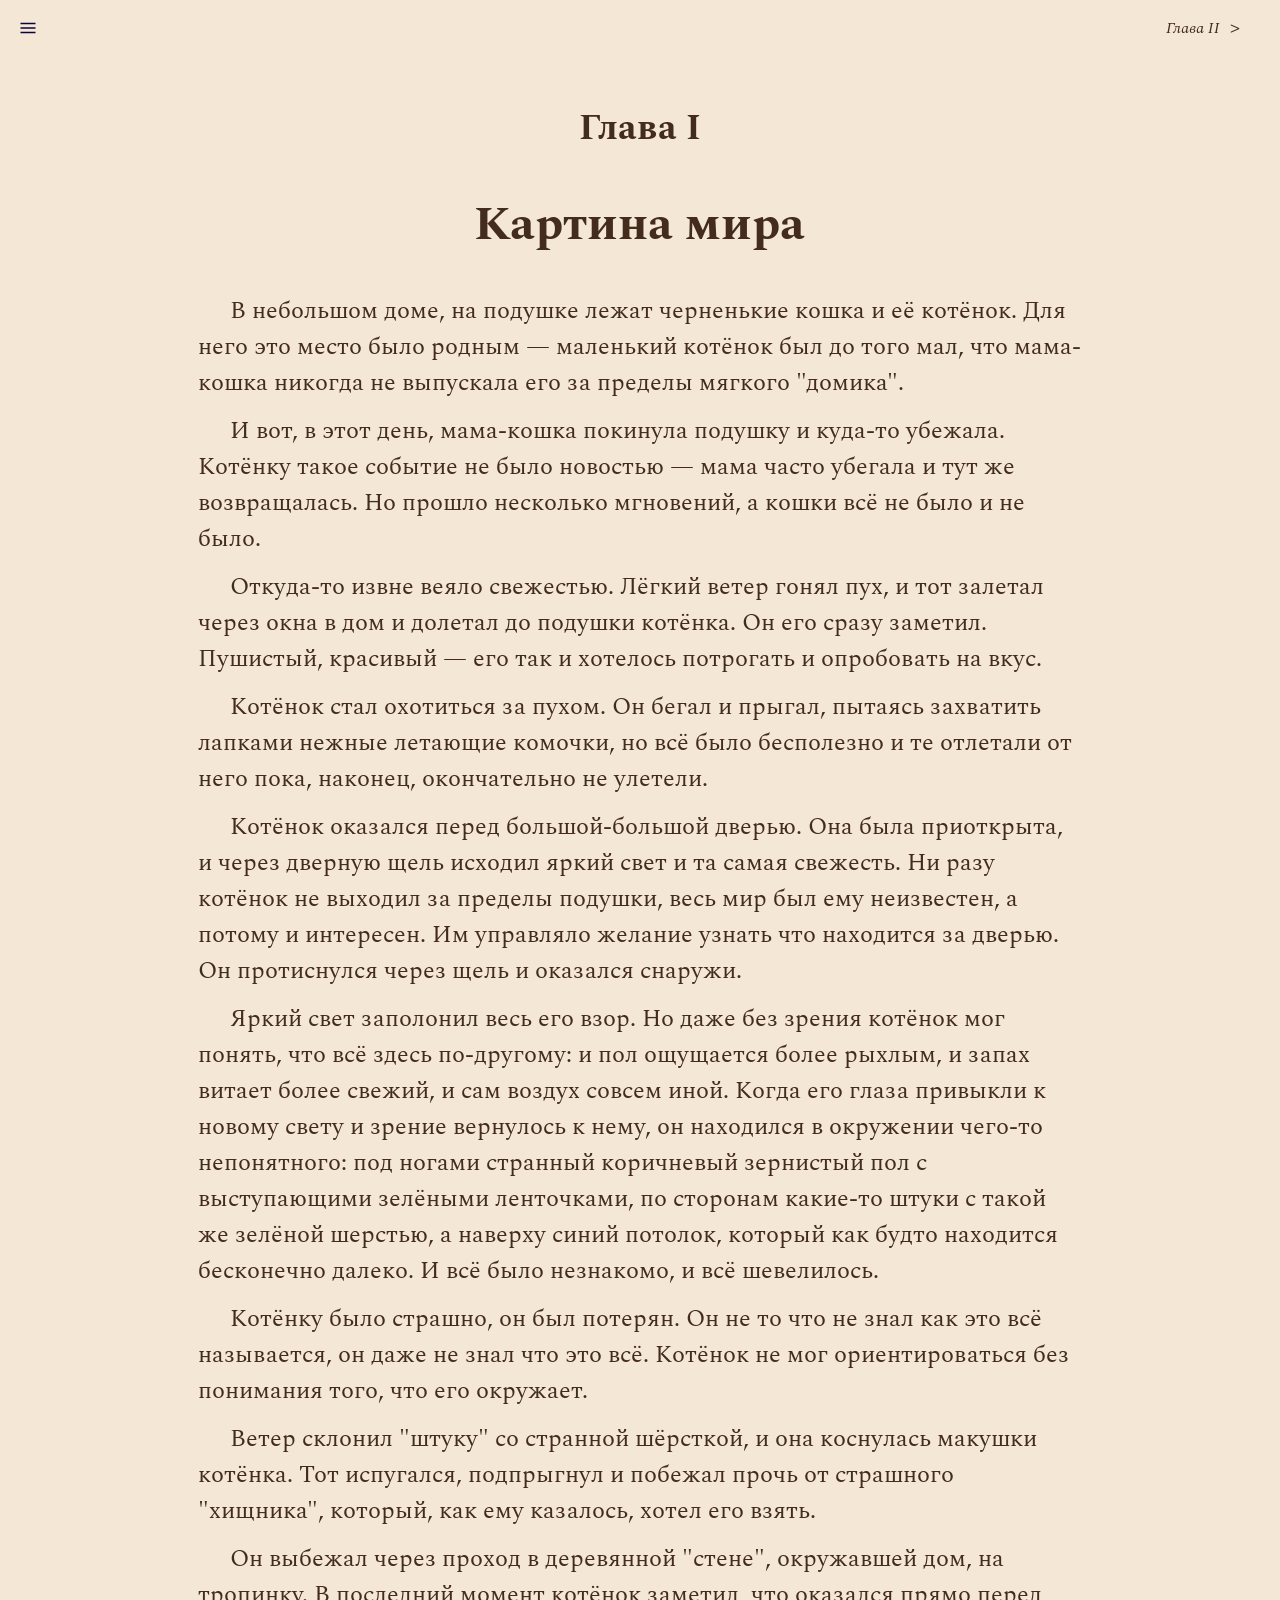
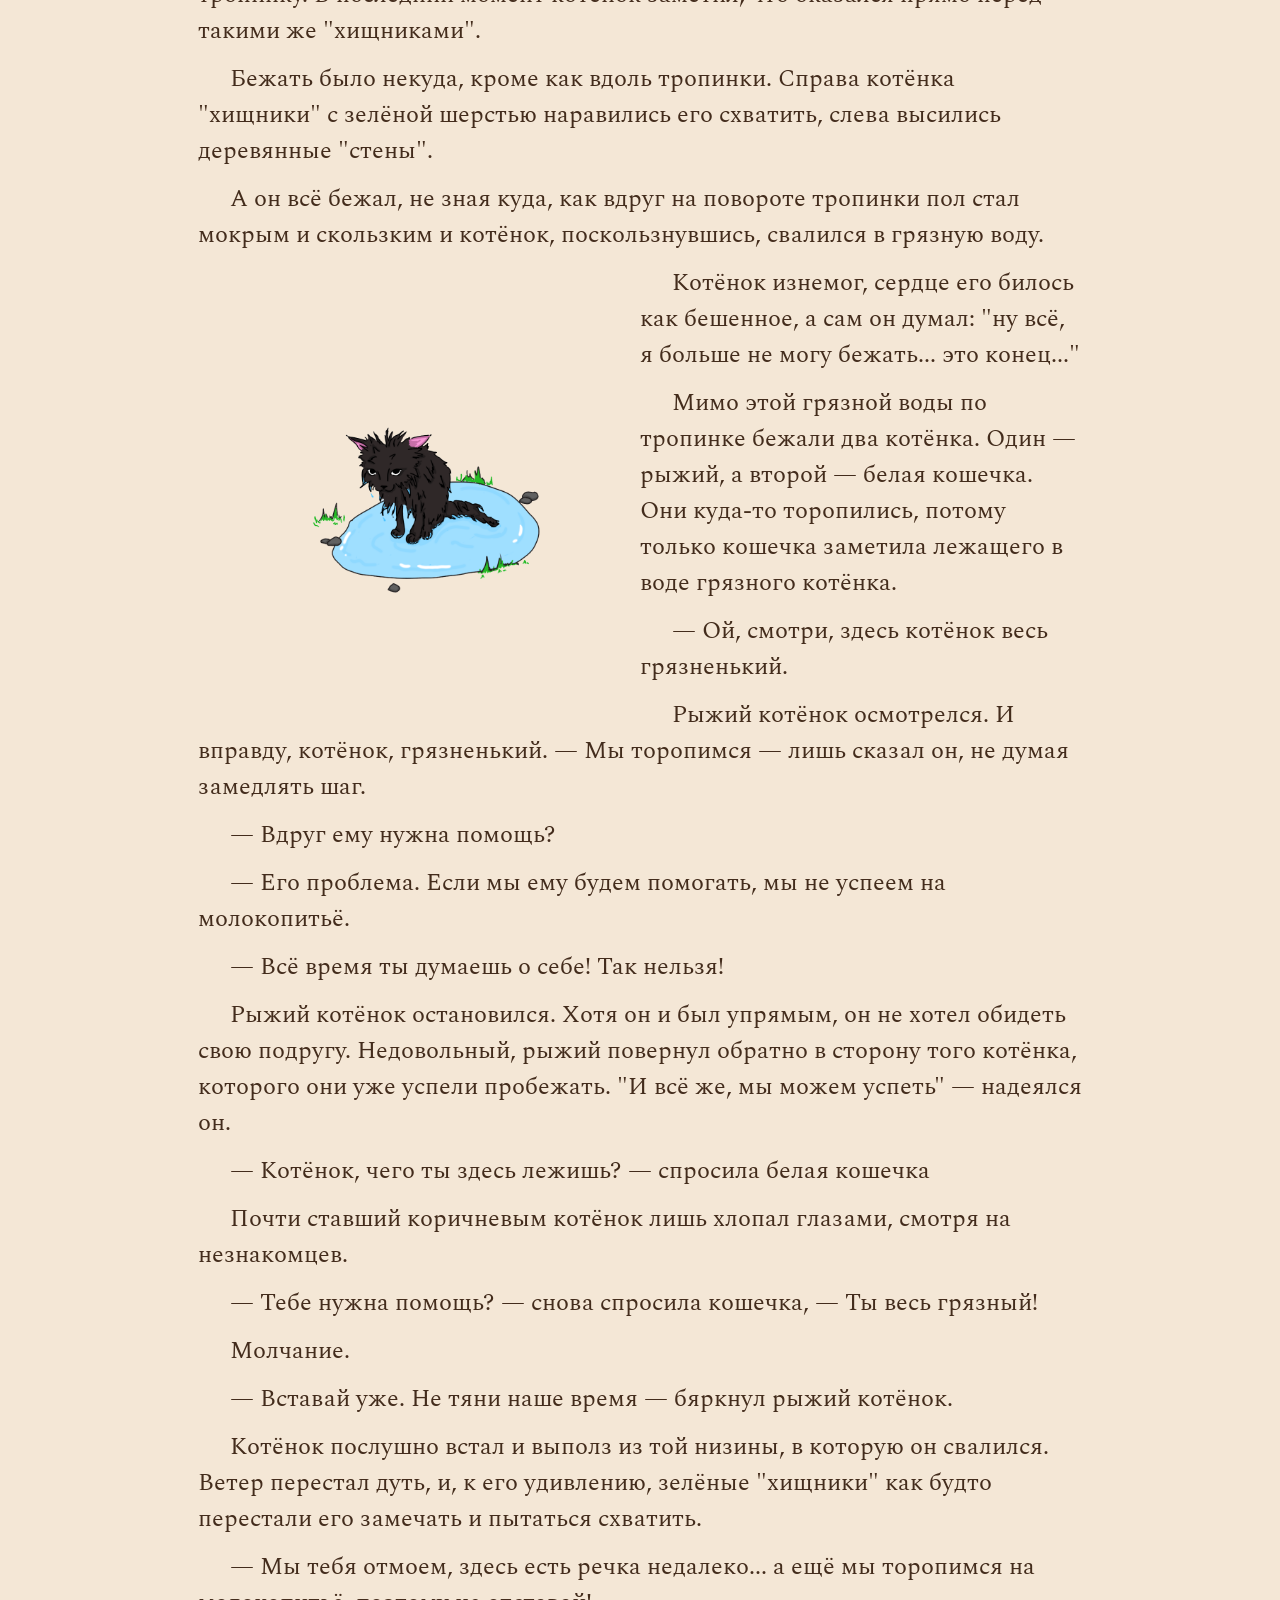
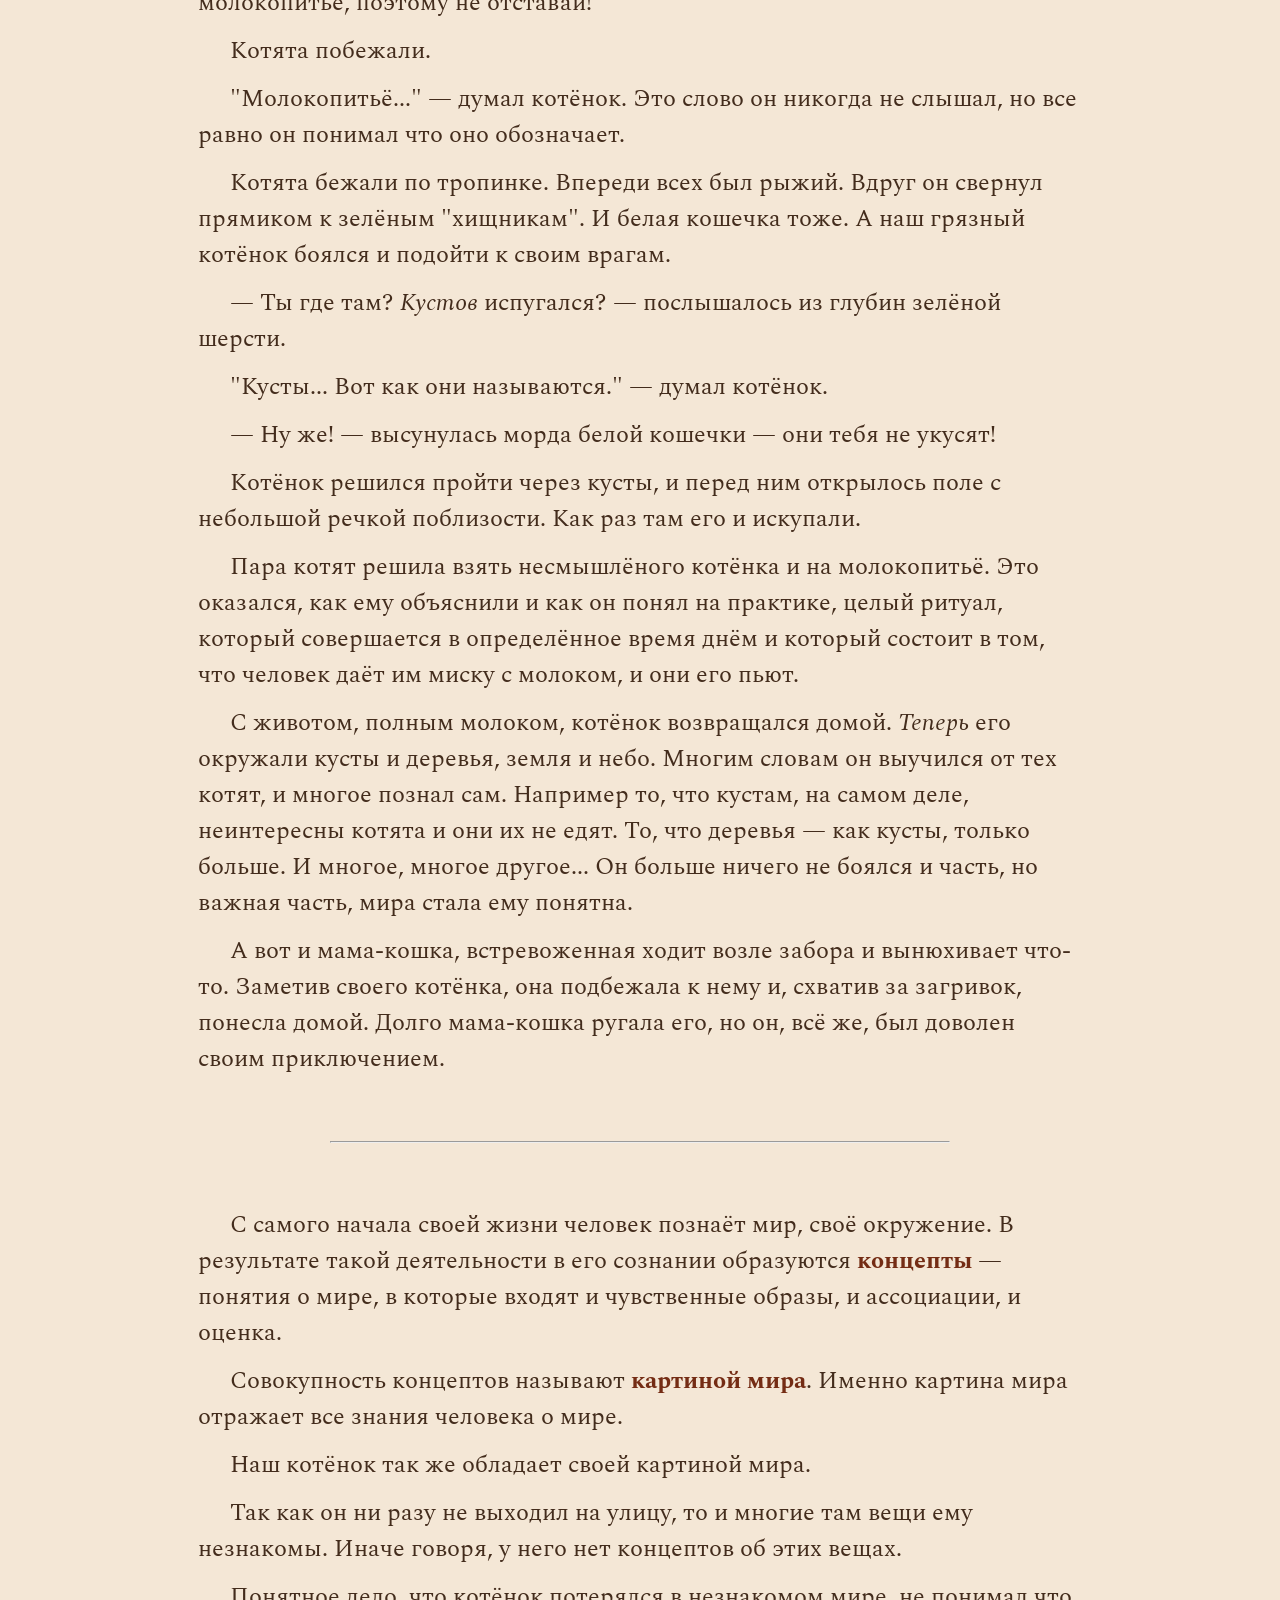
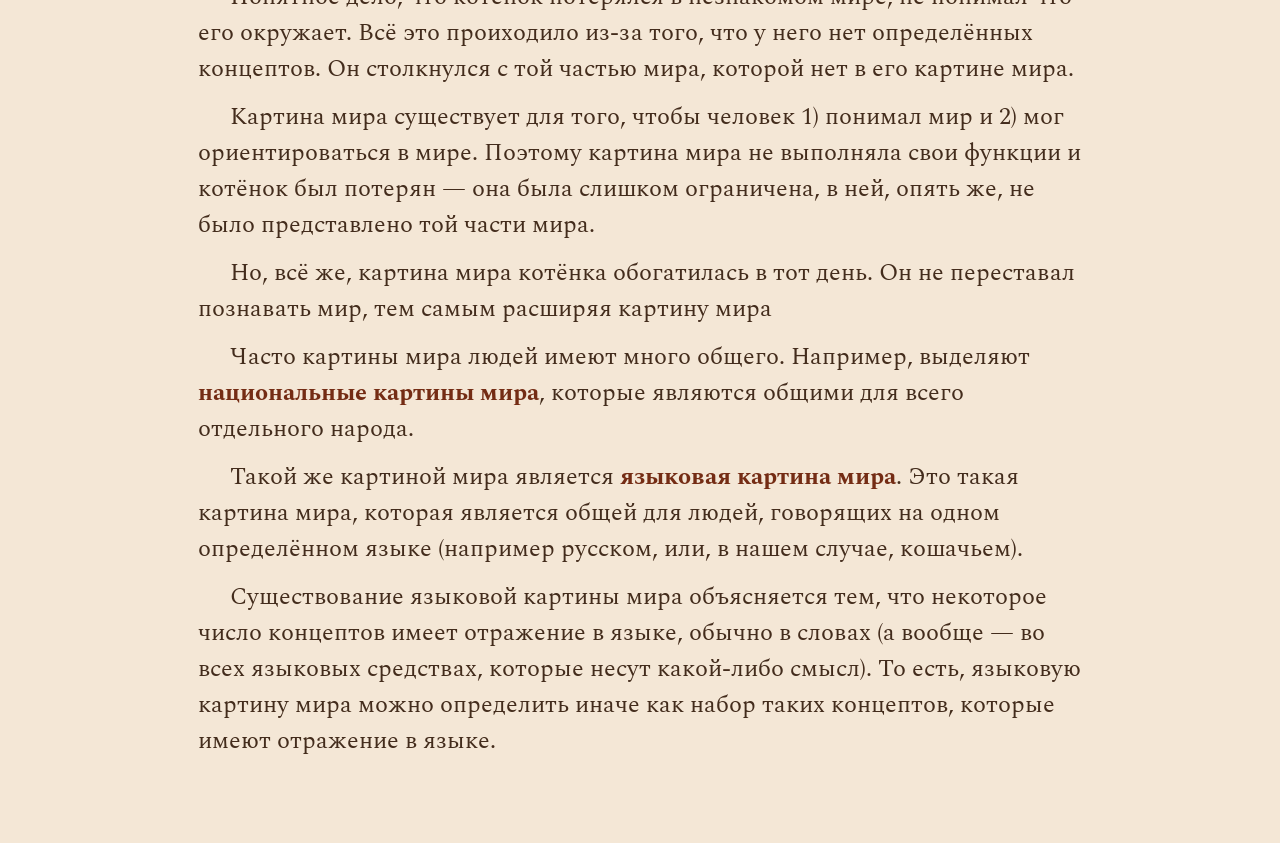
<file: worldview/chapter1.html>
<!DOCTYPE html>
<html>
  <head>
    <meta name="viewport" content="width=device-width, initial-scale=1">
    <meta charset="utf-8" />
    <link rel="icon" href="img/favicon.ico" />
    <meta itemprop="chapter" content="0" />
    <title>Глава I</title>
    <link href="common.css" rel="stylesheet" />
    <link href="page.css" rel="stylesheet" />
    <script src="script.js" defer></script>

    <link rel="preconnect" href="https://fonts.googleapis.com">
    <link rel="preconnect" href="https://fonts.gstatic.com" crossorigin>
    <link href="https://fonts.googleapis.com/css2?family=Spectral:ital@0;1&display=swap" rel="stylesheet">
  </head>

  <body>
    <nav class="collapsed">
      <div class="title">Содержание</div>
      <a class="chapter_entry" href="header.html">
        <div class="first_name">Заглавная страница</div>
      </a>
    </nav>

    <div class="topnav">
      <div id="menu-button" class="button">
        <img
          src="img/menu.svg"
          alt="menu button" />
      </div>

      <a id="back-button" class="button navigation-button hidden">
        <div class="arrow">&lt;</div>
        <i class="content"></i>
      </a>

      <a id="next-button" class="button navigation-button hidden">
        <i class="content"></i>
        <div class="arrow">&gt;</div>
      </a>
    </div>

    <main>
      <h2>Глава I</h2>
      <h1>Картина мира</h1>
      <p>В небольшом доме, на подушке лежат черненькие кошка и её котёнок. Для него это место было родным — маленький котёнок был до того мал, что мама-кошка никогда не выпускала его за пределы мягкого "домика".</p>
      <p>И вот, в этот день, мама-кошка покинула подушку и куда-то убежала. Котёнку такое событие не было новостью — мама часто убегала и тут же возвращалась. Но прошло несколько мгновений, а кошки всё не было и не было.</p>
      <p>Откуда-то извне веяло свежестью. Лёгкий ветер гонял пух, и тот залетал через окна в дом и долетал до подушки котёнка. Он его сразу заметил. Пушистый, красивый — его так и хотелось потрогать и опробовать на вкус.</p>
      <p>Котёнок стал охотиться за пухом. Он бегал и прыгал, пытаясь захватить лапками нежные летающие комочки, но всё было бесполезно и те отлетали от него пока, наконец, окончательно не улетели.</p>
      <p>Котёнок оказался перед большой-большой дверью. Она была приоткрыта, и через дверную щель исходил яркий свет и та самая свежесть. Ни разу котёнок не выходил за пределы подушки, весь мир был ему неизвестен, а потому и интересен. Им управляло желание узнать что находится за дверью. Он протиснулся через щель и оказался снаружи.</p>
      <p>Яркий свет заполонил весь его взор. Но даже без зрения котёнок мог понять, что всё здесь по-другому: и пол ощущается более рыхлым, и запах витает более свежий, и сам воздух совсем иной. Когда его глаза привыкли к новому свету и зрение вернулось к нему, он находился в окружении чего-то непонятного: под ногами странный коричневый зернистый пол с выступающими зелёными ленточками, по сторонам какие-то штуки с такой же зелёной шерстью, а наверху синий потолок, который как будто находится бесконечно далеко. И всё было незнакомо, и всё шевелилось.</p>
      <p>Котёнку было страшно, он был потерян. Он не то что не знал как это всё называется, он даже не знал что это всё. Котёнок не мог ориентироваться без понимания того, что его окружает.</p>
      <p>Ветер склонил "штуку" со странной шёрсткой, и она коснулась макушки котёнка. Тот испугался, подпрыгнул и побежал прочь от страшного "хищника", который, как ему казалось, хотел его взять.</p>
      <p>Он выбежал через проход в деревянной "стене", окружавшей дом, на тропинку. В последний момент котёнок заметил, что оказался прямо перед такими же "хищниками".</p>
      <p>Бежать было некуда, кроме как вдоль тропинки. Справа котёнка "хищники" с зелёной шерстью наравились его схватить, слева высились деревянные "стены".</p>
      <p>А он всё бежал, не зная куда, как вдруг на повороте тропинки пол стал мокрым и скользким и котёнок, поскользнувшись, свалился в грязную воду.</p>
      <img src="img/ch1.png" class="image-left-aligned" />
      <p>Котёнок изнемог, сердце его билось как бешенное, а сам он думал: "ну всё, я больше не могу бежать... это конец..."</p>
      <p>Мимо этой грязной воды по тропинке бежали два котёнка. Один — рыжий, а второй — белая кошечка. Они куда-то торопились, потому только кошечка заметила лежащего в воде грязного котёнка.</p>
      <p>— Ой, смотри, здесь котёнок весь грязненький.</p>
      <p>Рыжий котёнок осмотрелся. И вправду, котёнок, грязненький. — Мы торопимся — лишь сказал он, не думая замедлять шаг.</p>
      <p>— Вдруг ему нужна помощь?</p>
      <p>— Его проблема. Если мы ему будем помогать, мы не успеем на молокопитьё.</p>
      <p>— Всё время ты думаешь о себе! Так нельзя!</p>
      <p>Рыжий котёнок остановился. Хотя он и был упрямым, он не хотел обидеть свою подругу. Недовольный, рыжий повернул обратно в сторону того котёнка, которого они уже успели пробежать. "И всё же, мы можем успеть" — надеялся он.</p>
      <p>— Котёнок, чего ты здесь лежишь? — спросила белая кошечка</p>
      <p>Почти ставший коричневым котёнок лишь хлопал глазами, смотря на незнакомцев.</p>
      <p>— Тебе нужна помощь? — снова спросила кошечка, — Ты весь грязный!</p>
      <p>Молчание.</p>
      <p>— Вставай уже. Не тяни наше время — бяркнул рыжий котёнок.</p>
      <p>Котёнок послушно встал и выполз из той низины, в которую он свалился. Ветер перестал дуть, и, к его удивлению, зелёные "хищники" как будто перестали его замечать и пытаться схватить.</p>
      <p>— Мы тебя отмоем, здесь есть речка недалеко... а ещё мы торопимся на молокопитьё, поэтому не отставай!</p>
      <p>Котята побежали.</p>
      <p>"Молокопитьё..." — думал котёнок. Это слово он никогда не слышал, но все равно он понимал что оно обозначает.</p>
      <p>Котята бежали по тропинке. Впереди всех был рыжий. Вдруг он свернул прямиком к зелёным "хищникам". И белая кошечка тоже. А наш грязный котёнок боялся и подойти к своим врагам.</p>
      <p>— Ты где там? <i>Кустов</i> испугался? — послышалось из глубин зелёной шерсти.</p>
      <p>"Кусты... Вот как они называются." — думал котёнок.</p>
      <p>— Ну же! — высунулась морда белой кошечки — они тебя не укусят!</p>
      <p>Котёнок решился пройти через кусты, и перед ним открылось поле с небольшой речкой поблизости. Как раз там его и искупали.</p>
      <p>Пара котят решила взять несмышлёного котёнка и на молокопитьё. Это оказался, как ему объяснили и как он понял на практике, целый ритуал, который совершается в определённое время днём и который состоит в том, что человек даёт им миску с молоком, и они его пьют.</p>
      <p>С животом, полным молоком, котёнок возвращался домой. <i>Теперь</i> его окружали кусты и деревья, земля и небо. Многим словам он выучился от тех котят, и многое познал сам. Например то, что кустам, на самом деле, неинтересны котята и они их не едят. То, что деревья — как кусты, только больше. И многое, многое другое... Он больше ничего не боялся и часть, но важная часть, мира стала ему понятна.</p>
      <p>А вот и мама-кошка, встревоженная ходит возле забора и вынюхивает что-то. Заметив своего котёнка, она подбежала к нему и, схватив за загривок, понесла домой. Долго мама-кошка ругала его, но он, всё же, был доволен своим приключением.</p>

      <hr />

      <p>С самого начала своей жизни человек познаёт мир, своё окружение. В результате такой деятельности в его сознании образуются <strong>концепты</strong> — понятия о мире, в которые входят и чувственные образы, и ассоциации, и оценка.</p>
      <p>Совокупность концептов называют <strong>картиной мира</strong>. Именно картина мира отражает все знания человека о мире.</p>
      <p>Наш котёнок так же обладает своей картиной мира.</p>
      <p>Так как он ни разу не выходил на улицу, то и многие там вещи ему незнакомы. Иначе говоря, у него нет концептов об этих вещах.</p>
      <p>Понятное дело, что котёнок потерялся в незнакомом мире, не понимал что его окружает. Всё это проиходило из-за того, что у него нет определённых концептов. Он столкнулся с той частью мира, которой нет в его картине мира.</p>
      <p>Картина мира существует для того, чтобы человек 1) понимал мир и 2) мог ориентироваться в мире. Поэтому картина мира не выполняла свои функции и котёнок был потерян — она была слишком ограничена, в ней, опять же, не было представлено той части мира.</p>
      <p>Но, всё же, картина мира котёнка обогатилась в тот день. Он не переставал познавать мир, тем самым расширяя картину мира</p>
      <p>Часто картины мира людей имеют много общего. Например, выделяют <strong>национальные картины мира</strong>, которые являются общими для всего отдельного народа.</p>
      <p>Такой же картиной мира является <strong>языковая картина мира</strong>. Это такая картина мира, которая является общей для людей, говорящих на одном определённом языке (например русском, или, в нашем случае, кошачьем).</p>
      <p>Существование языковой картины мира объясняется тем, что некоторое число концептов имеет отражение в языке, обычно в словах (а вообще — во всех языковых средствах, которые несут какой-либо смысл). То есть, языковую картину мира можно определить иначе как набор таких концептов, которые имеют отражение в языке.</p>
    </main>
  </body>
</html>
</file>
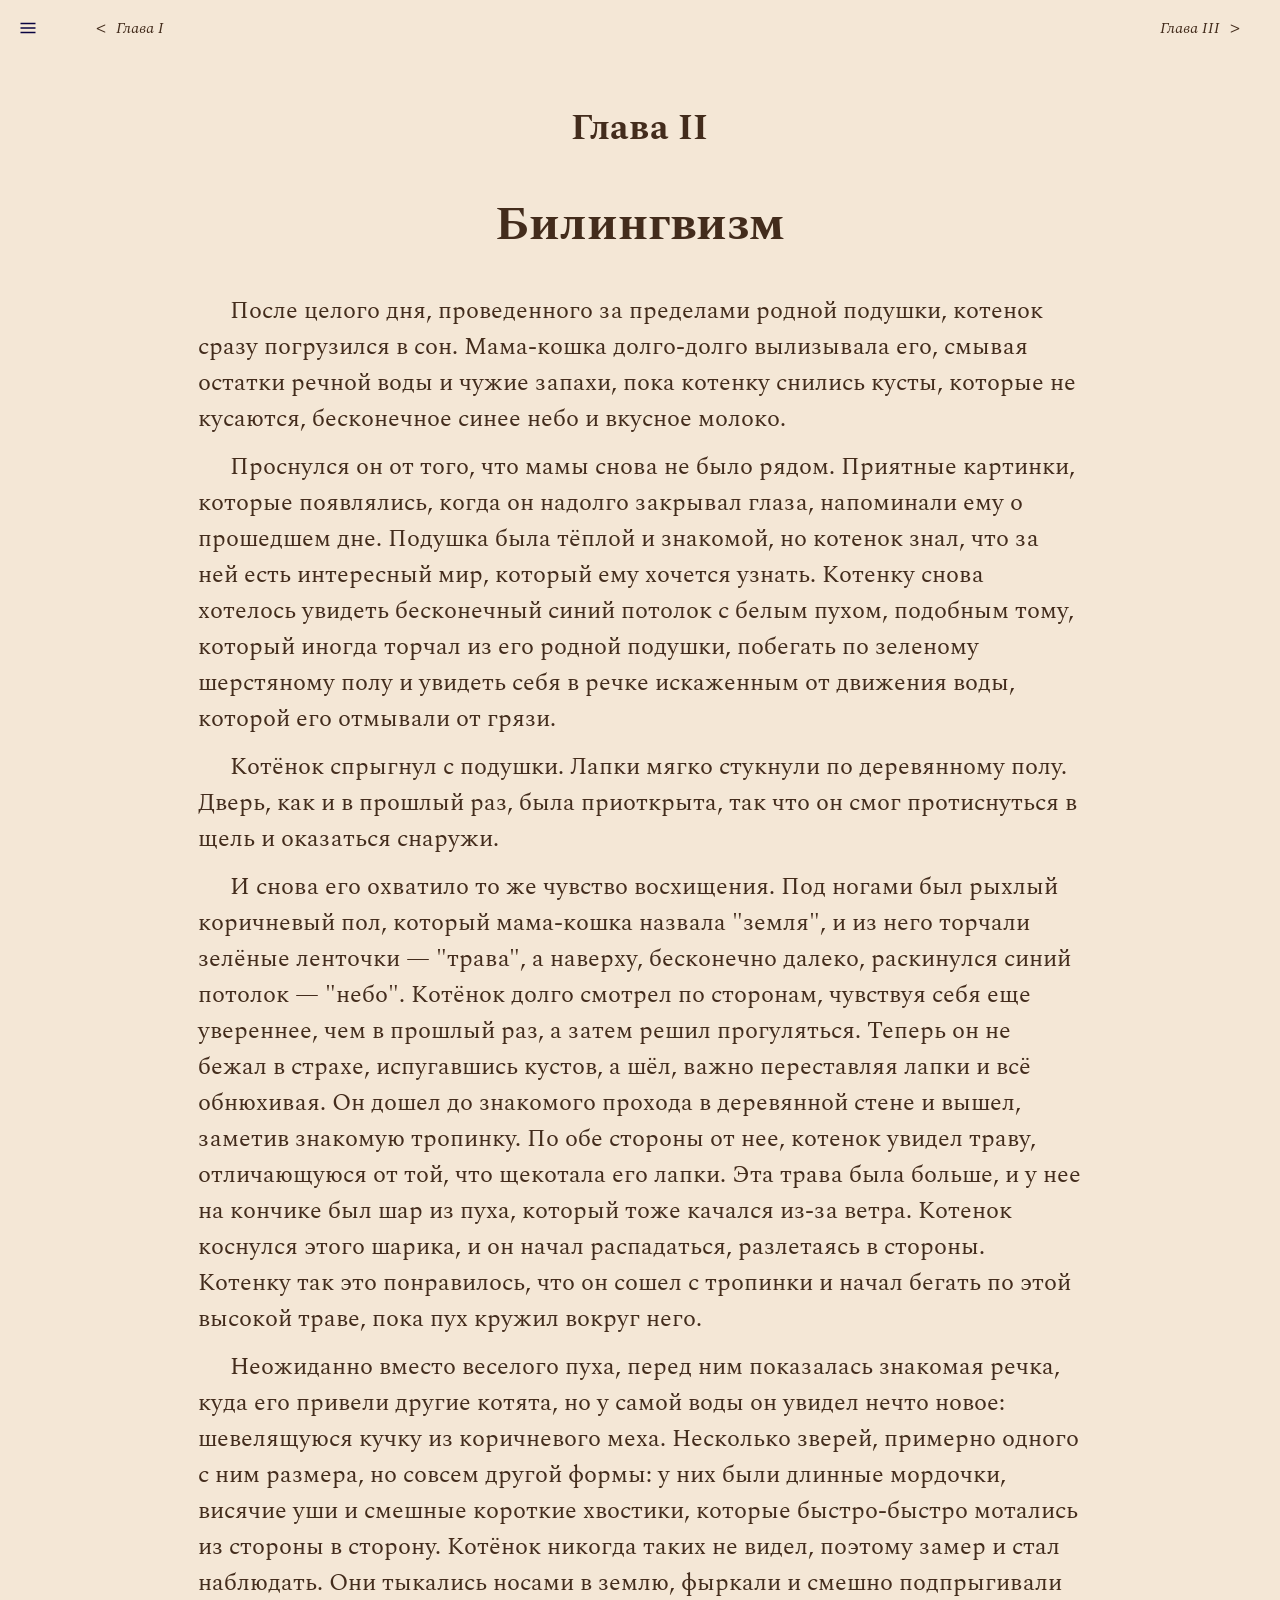
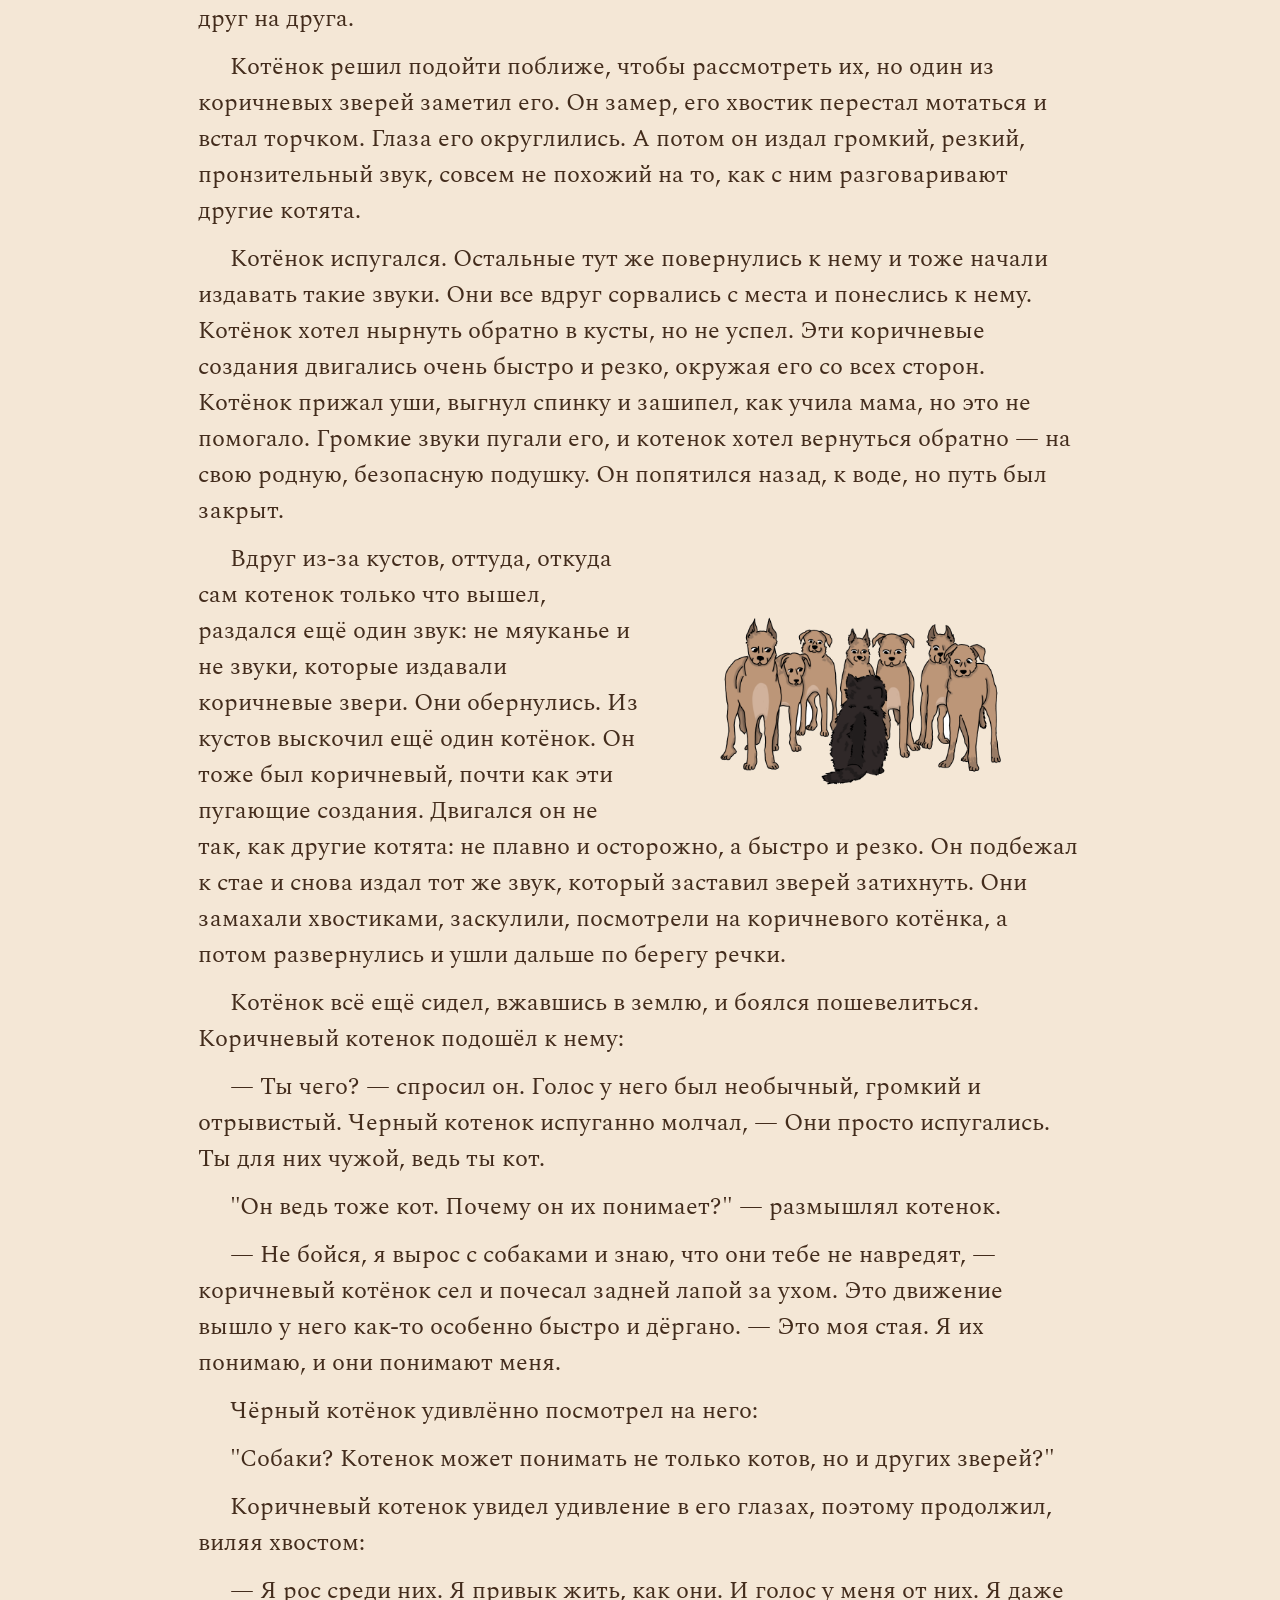
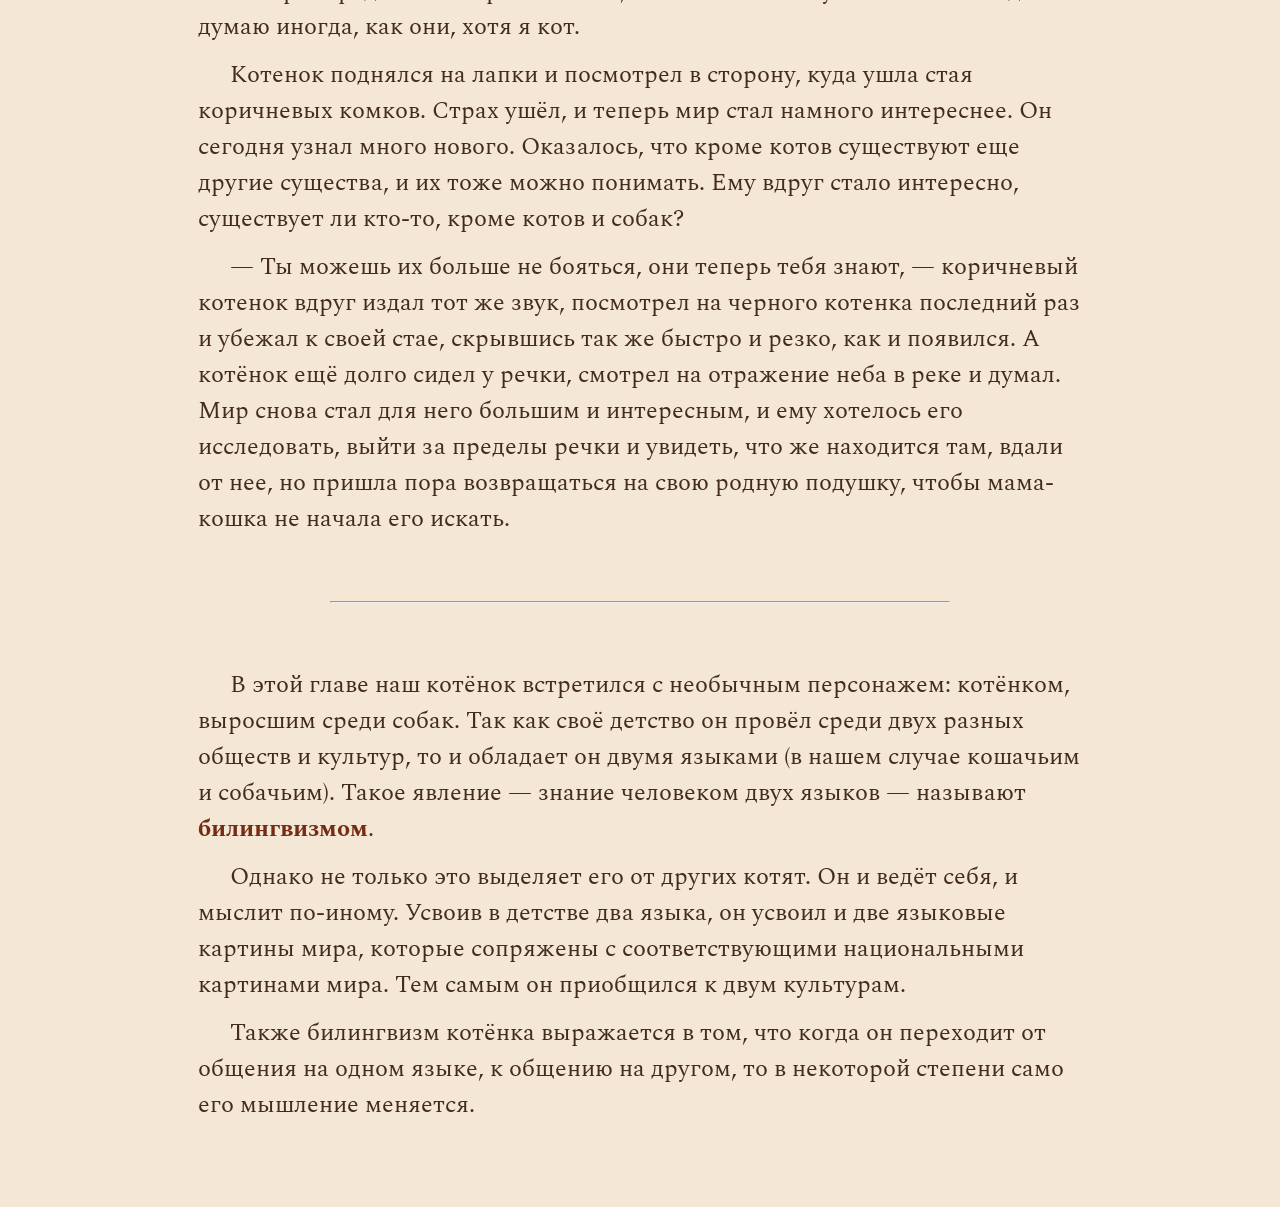
<file: worldview/chapter2.html>
<!DOCTYPE html>
<html>
  <head>
    <meta name="viewport" content="width=device-width, initial-scale=1">
    <meta charset="utf-8" />
    <link rel="icon" href="img/favicon.ico" />
    <meta itemprop="chapter" content="1" />
    <title>Глава II</title>
    <link href="common.css" rel="stylesheet" />
    <link href="page.css" rel="stylesheet" />
    <script src="script.js" defer></script>

    <link rel="preconnect" href="https://fonts.googleapis.com">
    <link rel="preconnect" href="https://fonts.gstatic.com" crossorigin>
    <link href="https://fonts.googleapis.com/css2?family=Spectral:ital@0;1&display=swap" rel="stylesheet">
  </head>

  <body>
    <nav class="collapsed">
      <div class="title">Содержание</div>
      <a class="chapter_entry" href="header.html">
        <div class="first_name">Заглавная страница</div>
      </a>
    </nav>

    <div class="topnav">
      <div id="menu-button" class="button">
        <img
          src="img/menu.svg"
          alt="menu button" />
      </div>

      <a id="back-button" class="button navigation-button hidden">
        <div class="arrow">&lt;</div>
        <i class="content"></i>
      </a>

      <a id="next-button" class="button navigation-button hidden">
        <i class="content"></i>
        <div class="arrow">&gt;</div>
      </a>
    </div>

    <main>
    <h2>Глава II</h2>
    <h1>Билингвизм</h1>
    <p>После целого дня, проведенного за пределами родной подушки, котенок сразу погрузился в сон. Мама-кошка долго-долго вылизывала его, смывая остатки речной воды и чужие запахи, пока котенку снились кусты, которые не кусаются, бесконечное синее небо и вкусное молоко.</p>
    <p>Проснулся он от того, что мамы снова не было рядом. Приятные картинки, которые появлялись, когда он надолго закрывал глаза, напоминали ему о прошедшем дне. Подушка была тёплой и знакомой, но котенок знал, что за ней есть интересный мир, который ему хочется узнать. Котенку снова хотелось увидеть бесконечный синий потолок с белым пухом, подобным тому, который иногда торчал из его родной подушки, побегать по зеленому шерстяному полу и увидеть себя в речке искаженным от движения воды, которой его отмывали от грязи.</p>
    <p>Котёнок спрыгнул с подушки. Лапки мягко стукнули по деревянному полу. Дверь, как и в прошлый раз, была приоткрыта, так что он смог протиснуться в щель и оказаться снаружи.</p>
    <p>И снова его охватило то же чувство восхищения. Под ногами был рыхлый коричневый пол, который мама-кошка назвала "земля", и из него торчали зелёные ленточки — "трава", а наверху, бесконечно далеко, раскинулся синий потолок — "небо". Котёнок долго смотрел по сторонам, чувствуя себя еще увереннее, чем в прошлый раз, а затем решил прогуляться. Теперь он не бежал в страхе, испугавшись кустов, а шёл, важно переставляя лапки и всё обнюхивая. Он дошел до знакомого прохода в деревянной стене и вышел, заметив знакомую тропинку. По обе стороны от нее, котенок увидел траву, отличающуюся от той, что щекотала его лапки. Эта трава была больше, и у нее на кончике был шар из пуха, который тоже качался из-за ветра. Котенок коснулся этого шарика, и он начал распадаться, разлетаясь в стороны. Котенку так это понравилось, что он сошел с тропинки и начал бегать по этой высокой траве, пока пух кружил вокруг него.</p>
    <p>Неожиданно вместо веселого пуха, перед ним показалась знакомая речка, куда его привели другие котята, но у самой воды он увидел нечто новое: шевелящуюся кучку из коричневого меха. Несколько зверей, примерно одного с ним размера, но совсем другой формы: у них были длинные мордочки, висячие уши и смешные короткие хвостики, которые быстро-быстро мотались из стороны в сторону. Котёнок никогда таких не видел, поэтому замер и стал наблюдать. Они тыкались носами в землю, фыркали и смешно подпрыгивали друг на друга.</p>
    <p>Котёнок решил подойти поближе, чтобы рассмотреть их, но один из коричневых зверей заметил его. Он замер, его хвостик перестал мотаться и встал торчком. Глаза его округлились. А потом он издал громкий, резкий,  пронзительный звук, совсем не похожий на то, как с ним разговаривают другие котята.</p>
    <p>Котёнок испугался. Остальные тут же повернулись к нему и тоже начали издавать такие звуки. Они все вдруг сорвались с места и понеслись к нему. Котёнок хотел нырнуть обратно в кусты, но не успел. Эти коричневые создания двигались очень быстро и резко, окружая его со всех сторон. Котёнок прижал уши, выгнул спинку и зашипел, как учила мама, но это не помогало. Громкие звуки пугали его, и котенок хотел вернуться обратно — на свою родную, безопасную подушку. Он попятился назад, к воде, но путь был закрыт.</p>
    <img src="img/ch2.png" class="image-right-aligned" />
    <p>Вдруг из-за кустов, оттуда, откуда сам котенок только что вышел, раздался ещё один звук: не мяуканье и не звуки, которые издавали коричневые звери. Они обернулись. Из кустов выскочил ещё один котёнок. Он тоже был коричневый, почти как эти пугающие создания. Двигался он не так, как другие котята: не плавно и осторожно, а быстро и резко. Он подбежал к стае и снова издал тот же звук, который заставил зверей затихнуть. Они замахали хвостиками, заскулили, посмотрели на коричневого котёнка, а потом развернулись и ушли дальше по берегу речки.</p>
    <p>Котёнок всё ещё сидел, вжавшись в землю, и боялся пошевелиться. Коричневый котенок подошёл к нему:</p>
    <p>— Ты чего? — спросил он. Голос у него был необычный, громкий и отрывистый. Черный котенок испуганно молчал, — Они просто испугались. Ты для них чужой, ведь ты кот.</p>
    <p>"Он ведь тоже кот. Почему он их понимает?" — размышлял котенок.</p>
    <p>— Не бойся, я вырос с собаками и знаю, что они тебе не навредят, — коричневый котёнок сел и почесал задней лапой за ухом. Это движение вышло у него как-то особенно быстро и дёргано. — Это моя стая. Я их понимаю, и они понимают меня.</p>
    <p>Чёрный котёнок удивлённо посмотрел на него:</p>
    <p>"Собаки? Котенок может понимать не только котов, но и других зверей?"</p>
    <p>Коричневый котенок увидел удивление в его глазах, поэтому продолжил, виляя хвостом:</p>
    <p>— Я рос среди них. Я привык жить, как они. И голос у меня от них. Я даже думаю иногда, как они, хотя я кот.</p>
    <p>Котенок поднялся на лапки и посмотрел в сторону, куда ушла стая коричневых комков. Страх ушёл, и теперь мир стал намного интереснее. Он сегодня узнал много нового. Оказалось, что кроме котов существуют еще другие существа, и их тоже можно понимать. Ему вдруг стало интересно, существует ли кто-то, кроме котов и собак?</p>
    <p>— Ты можешь их больше не бояться, они теперь тебя знают, — коричневый котенок вдруг издал тот же звук, посмотрел на черного котенка последний раз и убежал к своей стае, скрывшись так же быстро и резко, как и появился. А котёнок ещё долго сидел у речки, смотрел на отражение неба в реке и думал. Мир снова стал для него большим и интересным, и ему хотелось его исследовать, выйти за пределы речки и увидеть, что же находится там, вдали от нее, но пришла пора возвращаться на свою родную подушку, чтобы мама-кошка не начала его искать.</p>

    <hr />

    <p>В этой главе наш котёнок встретился с необычным персонажем: котёнком, выросшим среди собак. Так как своё детство он провёл среди двух разных обществ и культур, то и обладает он двумя языками (в нашем случае кошачьим и собачьим). Такое явление — знание человеком двух языков — называют <strong>билингвизмом</strong>.</p>
    <p>Однако не только это выделяет его от других котят. Он и ведёт себя, и мыслит по-иному. Усвоив в детстве два языка, он усвоил и две языковые картины мира, которые сопряжены с соответствующими национальными картинами мира. Тем самым он приобщился к двум культурам.</p>
    <p>Также билингвизм котёнка выражается в том, что когда он переходит от общения на одном языке, к общению на другом, то в некоторой степени само его мышление меняется.</p>
    </main>
  </body>
</html>
</file>
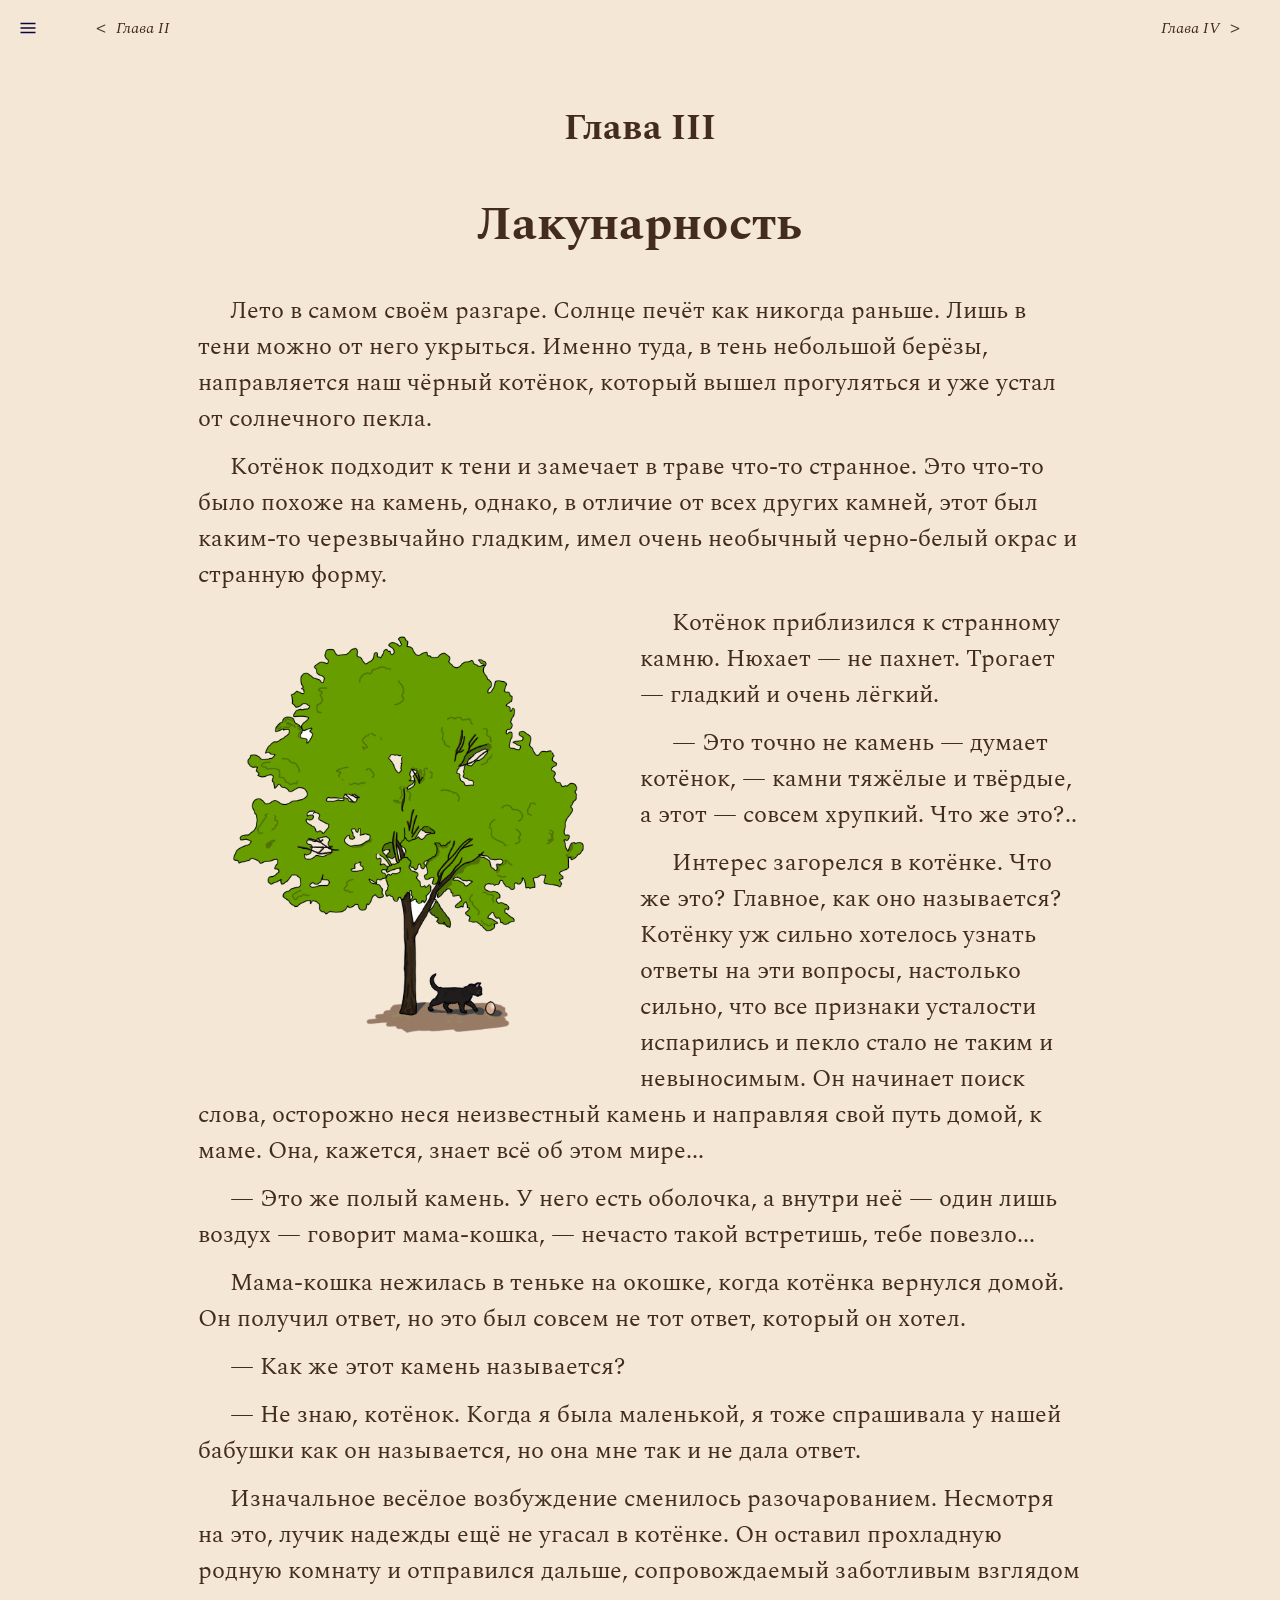
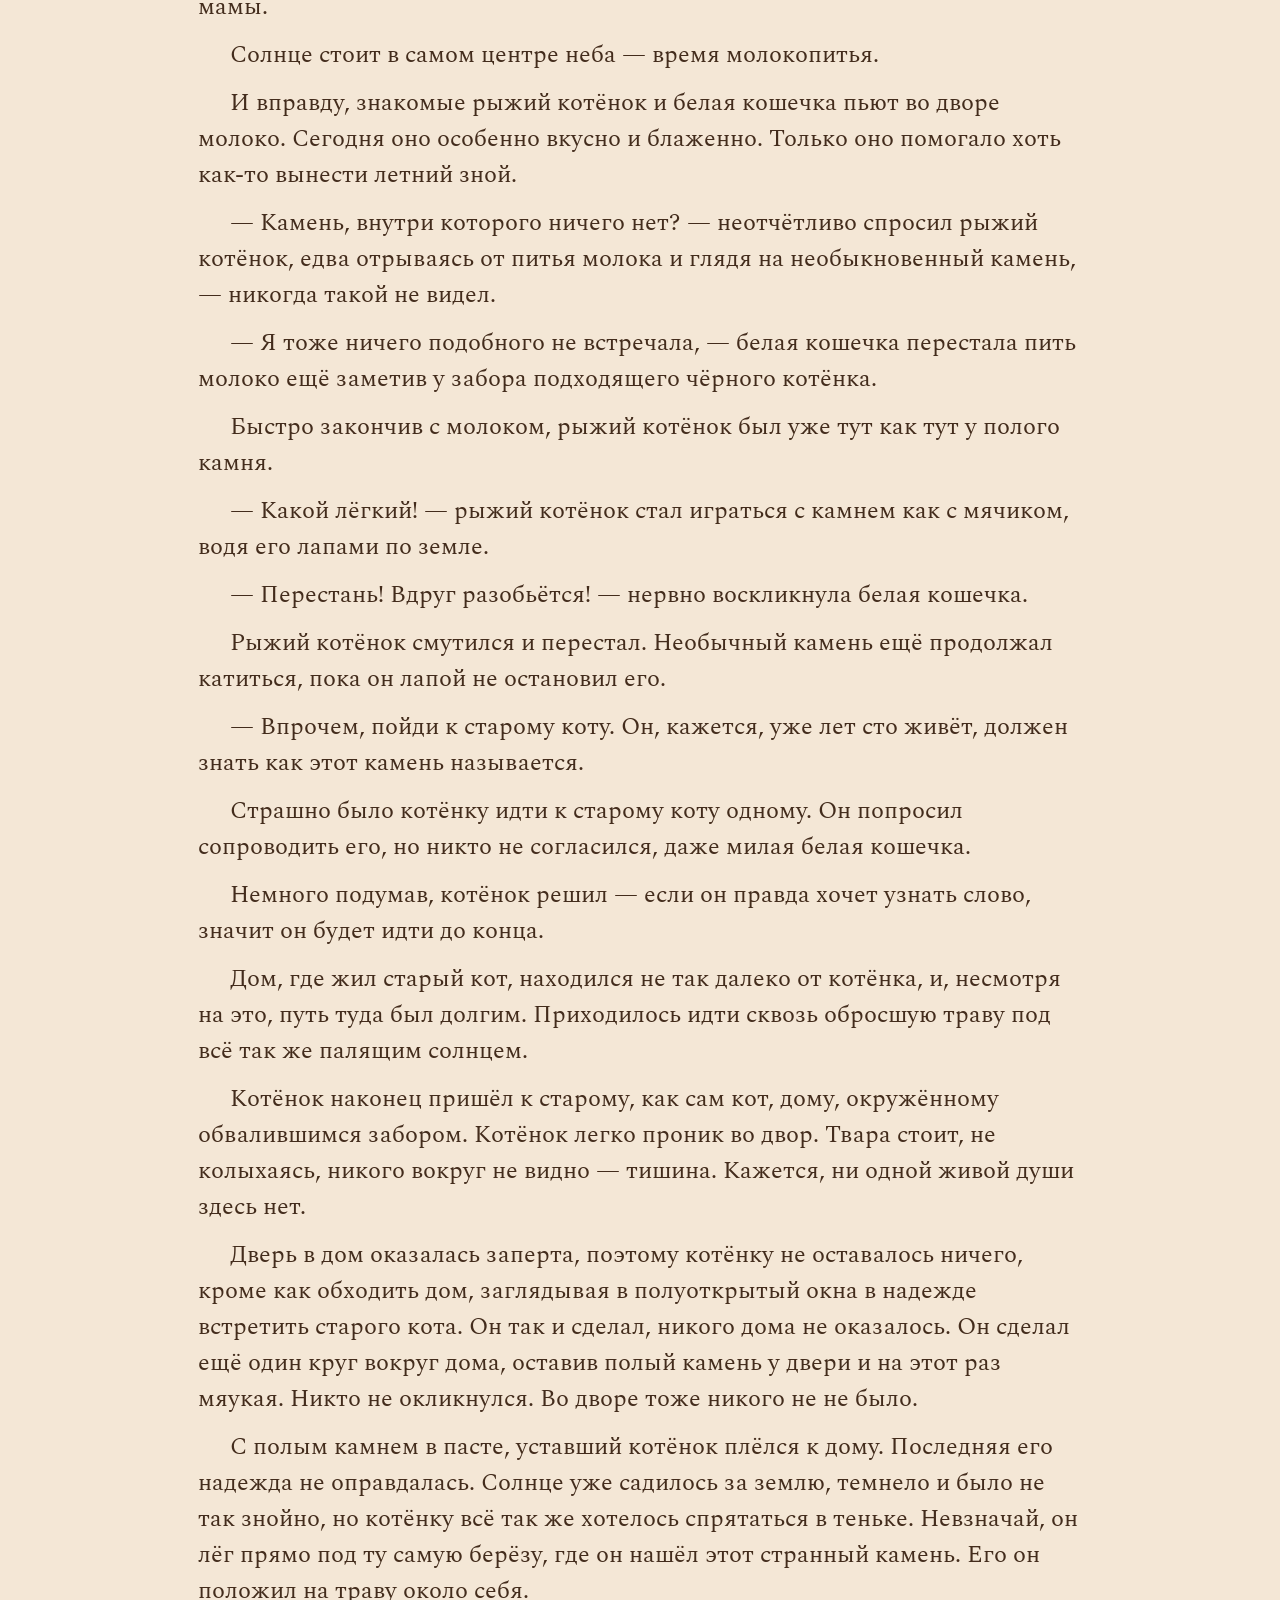
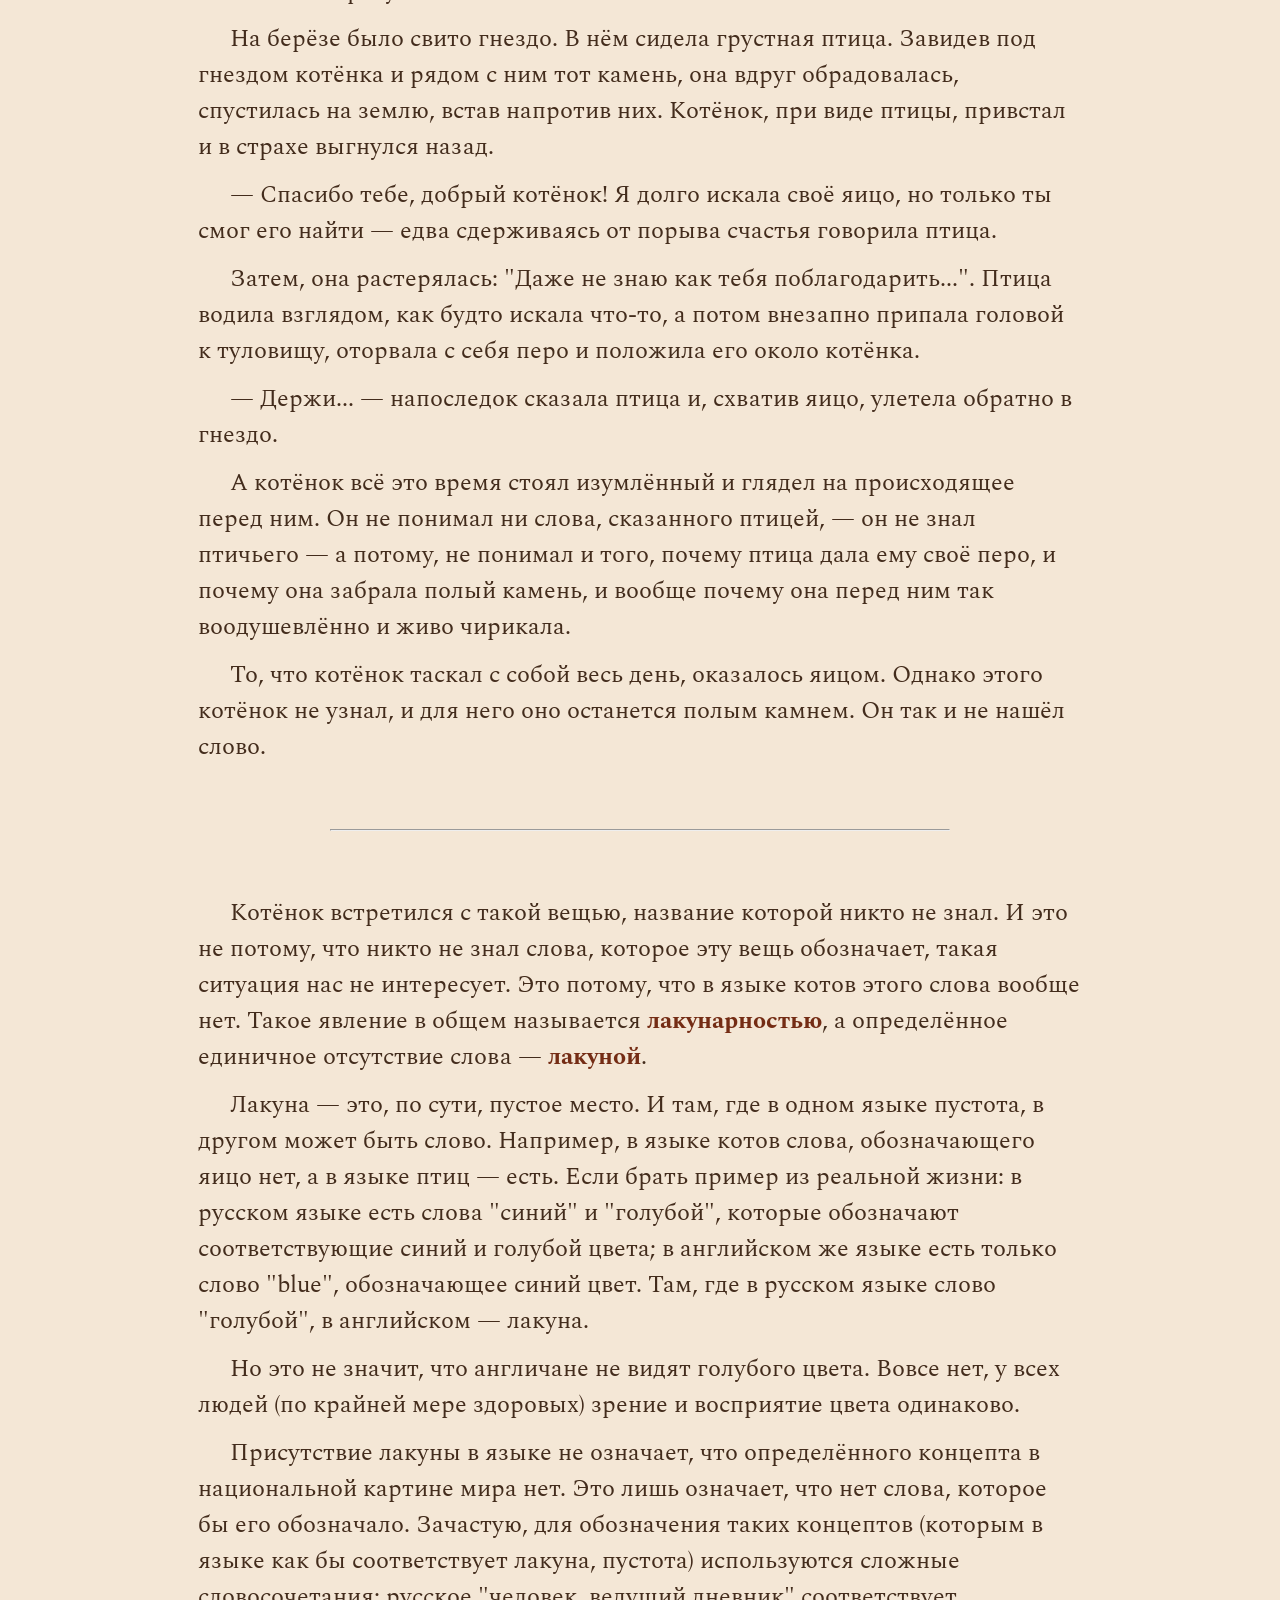
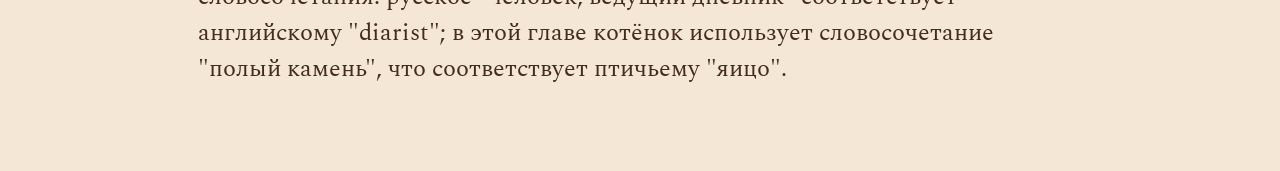
<file: worldview/chapter3.html>
<!DOCTYPE html>
<html>
  <head>
    <meta name="viewport" content="width=device-width, initial-scale=1">
    <meta charset="utf-8" />
    <link rel="icon" href="img/favicon.ico" />
    <meta itemprop="chapter" content="2" />
    <title>Глава III</title>
    <link href="common.css" rel="stylesheet" />
    <link href="page.css" rel="stylesheet" />
    <script src="script.js" defer></script>

    <link rel="preconnect" href="https://fonts.googleapis.com">
    <link rel="preconnect" href="https://fonts.gstatic.com" crossorigin>
    <link href="https://fonts.googleapis.com/css2?family=Spectral:ital@0;1&display=swap" rel="stylesheet">
  </head>

  <body>
    <nav class="collapsed">
      <div class="title">Содержание</div>
      <a class="chapter_entry" href="header.html">
        <div class="first_name">Заглавная страница</div>
      </a>
    </nav>

    <div class="topnav">
      <div id="menu-button" class="button">
        <img
          src="img/menu.svg"
          alt="menu button" />
      </div>

      <a id="back-button" class="button navigation-button hidden">
        <div class="arrow">&lt;</div>
        <i class="content"></i>
      </a>

      <a id="next-button" class="button navigation-button hidden">
        <i class="content"></i>
        <div class="arrow">&gt;</div>
      </a>
    </div>

    <main>
    <h2>Глава III</h2>
    <h1>Лакунарность</h1>
    <p>Лето в самом своём разгаре. Солнце печёт как никогда раньше. Лишь в тени можно от него укрыться. Именно туда, в тень небольшой берёзы, направляется наш чёрный котёнок, который вышел прогуляться и уже устал от солнечного пекла.</p>
    <p>Котёнок подходит к тени и замечает в траве что-то странное. Это что-то было похоже на камень, однако, в отличие от всех других камней, этот был каким-то черезвычайно гладким, имел очень необычный черно-белый окрас и странную форму.</p>
    <img src="img/ch3.png" class="image-left-aligned" />
    <p>Котёнок приблизился к странному камню. Нюхает — не пахнет. Трогает — гладкий и очень лёгкий.</p>
    <p>— Это точно не камень — думает котёнок, — камни тяжёлые и твёрдые, а этот — совсем хрупкий. Что же это?..</p>
    <p>Интерес загорелся в котёнке. Что же это? Главное, как оно называется? Котёнку уж сильно хотелось узнать ответы на эти вопросы, настолько сильно, что все признаки усталости испарились и пекло стало не таким и невыносимым. Он начинает поиск слова, осторожно неся неизвестный камень и направляя свой путь домой, к маме. Она, кажется, знает всё об этом мире...</p>
    <p>— Это же полый камень. У него есть оболочка, а внутри неё — один лишь воздух — говорит мама-кошка, — нечасто такой встретишь, тебе повезло...</p>
    <p>Мама-кошка нежилась в теньке на окошке, когда котёнка вернулся домой. Он получил ответ, но это был совсем не тот ответ, который он хотел.</p>
    <p>— Как же этот камень называется?</p>
    <p>— Не знаю, котёнок. Когда я была маленькой, я тоже спрашивала у нашей бабушки как он называется, но она мне так и не дала ответ.</p>
    <p>Изначальное весёлое возбуждение сменилось разочарованием. Несмотря на это, лучик надежды ещё не угасал в котёнке. Он оставил прохладную родную комнату и отправился дальше, сопровождаемый заботливым взглядом мамы.</p>
    <p>Солнце стоит в самом центре неба — время молокопитья.</p>
    <p>И вправду, знакомые рыжий котёнок и белая кошечка пьют во дворе молоко. Сегодня оно особенно вкусно и блаженно. Только оно помогало хоть как-то вынести летний зной.</p>
    <p>— Камень, внутри которого ничего нет? — неотчётливо спросил рыжий котёнок, едва отрываясь от питья молока и глядя на необыкновенный камень, — никогда такой не видел.</p>
    <p>— Я тоже ничего подобного не встречала, — белая кошечка перестала пить молоко ещё заметив у забора подходящего чёрного котёнка.</p>
    <p>Быстро закончив с молоком, рыжий котёнок был уже тут как тут у полого камня.</p>
    <p>— Какой лёгкий! — рыжий котёнок стал играться с камнем как с мячиком, водя его лапами по земле.</p>
    <p>— Перестань! Вдруг разобьётся! — нервно воскликнула белая кошечка.</p>
    <p>Рыжий котёнок смутился и перестал. Необычный камень ещё продолжал катиться, пока он лапой не остановил его.</p>
    <p>— Впрочем, пойди к старому коту. Он, кажется, уже лет сто живёт, должен знать как этот камень называется.</p>
    <p>Страшно было котёнку идти к старому коту одному. Он попросил сопроводить его, но никто не согласился, даже милая белая кошечка.</p>
    <p>Немного подумав, котёнок решил — если он правда хочет узнать слово, значит он будет идти до конца.</p>
    <p>Дом, где жил старый кот, находился не так далеко от котёнка, и, несмотря на это, путь туда был долгим. Приходилось идти сквозь обросшую траву под всё так же палящим солнцем.</p>
    <p>Котёнок наконец пришёл к старому, как сам кот, дому, окружённому обвалившимся забором. Котёнок легко проник во двор. Твара стоит, не колыхаясь, никого вокруг не видно — тишина. Кажется, ни одной живой души здесь нет.</p>
    <p>Дверь в дом оказалась заперта, поэтому котёнку не оставалось ничего, кроме как обходить дом, заглядывая в полуоткрытый окна в надежде встретить старого кота. Он так и сделал, никого дома не оказалось. Он сделал ещё один круг вокруг дома, оставив полый камень у двери и на этот раз мяукая. Никто не окликнулся. Во дворе тоже никого не не было.</p>
    <p>С полым камнем в пасте, уставший котёнок плёлся к дому. Последняя его надежда не оправдалась. Солнце уже садилось за землю, темнело и было не так знойно, но котёнку всё так же хотелось спрятаться в теньке. Невзначай, он лёг прямо под ту самую берёзу, где он нашёл этот странный камень. Его он положил на траву около себя.</p>
    <p>На берёзе было свито гнездо. В нём сидела грустная птица. Завидев под гнездом котёнка и рядом с ним тот камень, она вдруг обрадовалась, спустилась на землю, встав напротив них. Котёнок, при виде птицы, привстал и в страхе выгнулся назад.</p>
    <p>— Спасибо тебе, добрый котёнок! Я долго искала своё яицо, но только ты смог его найти — едва сдерживаясь от порыва счастья говорила птица.</p>
    <p>Затем, она растерялась: "Даже не знаю как тебя поблагодарить...". Птица водила взглядом, как будто искала что-то, а потом внезапно припала головой к туловищу, оторвала с себя перо и положила его около котёнка.</p>
    <p>— Держи... — напоследок сказала птица и, схватив яицо, улетела обратно в гнездо.</p>
    <p>А котёнок всё это время стоял изумлённый и глядел на происходящее перед ним. Он не понимал ни слова, сказанного птицей, — он не знал птичьего — а потому, не понимал и того, почему птица дала ему своё перо, и почему она забрала полый камень, и вообще почему она перед ним так воодушевлённо и живо чирикала.</p>
    <p>То, что котёнок таскал с собой весь день, оказалось яицом. Однако этого котёнок не узнал, и для него оно останется полым камнем. Он так и не нашёл слово.</p>

    <hr />

    <p>Котёнок встретился с такой вещью, название которой никто не знал. И это не потому, что никто не знал слова, которое эту вещь обозначает, такая ситуация нас не интересует. Это потому, что в языке котов этого слова вообще нет. Такое явление в общем называется <strong>лакунарностью</strong>, а определённое единичное отсутствие слова — <strong>лакуной</strong>.</p>
    <p>Лакуна — это, по сути, пустое место. И там, где в одном языке пустота, в другом может быть слово. Например, в языке котов слова, обозначающего яицо нет, а в языке птиц — есть. Если брать пример из реальной жизни: в русском языке есть слова "синий" и "голубой", которые обозначают соответствующие синий и голубой цвета; в английском же языке есть только слово "blue", обозначающее синий цвет. Там, где в русском языке слово "голубой", в английском — лакуна.</p>
    <p>Но это не значит, что англичане не видят голубого цвета. Вовсе нет, у всех людей (по крайней мере здоровых) зрение и восприятие цвета одинаково.</p>
    <p>Присутствие лакуны в языке не означает, что определённого концепта в национальной картине мира нет. Это лишь означает, что нет слова, которое бы его обозначало. Зачастую, для обозначения таких концептов (которым в языке как бы соответствует лакуна, пустота) используются сложные словосочетания: русское "человек, ведущий дневник" соответствует английскому "diarist"; в этой главе котёнок использует словосочетание "полый камень", что соответствует птичьему "яицо".</p>
    </main>
  </body>
</html>
</file>
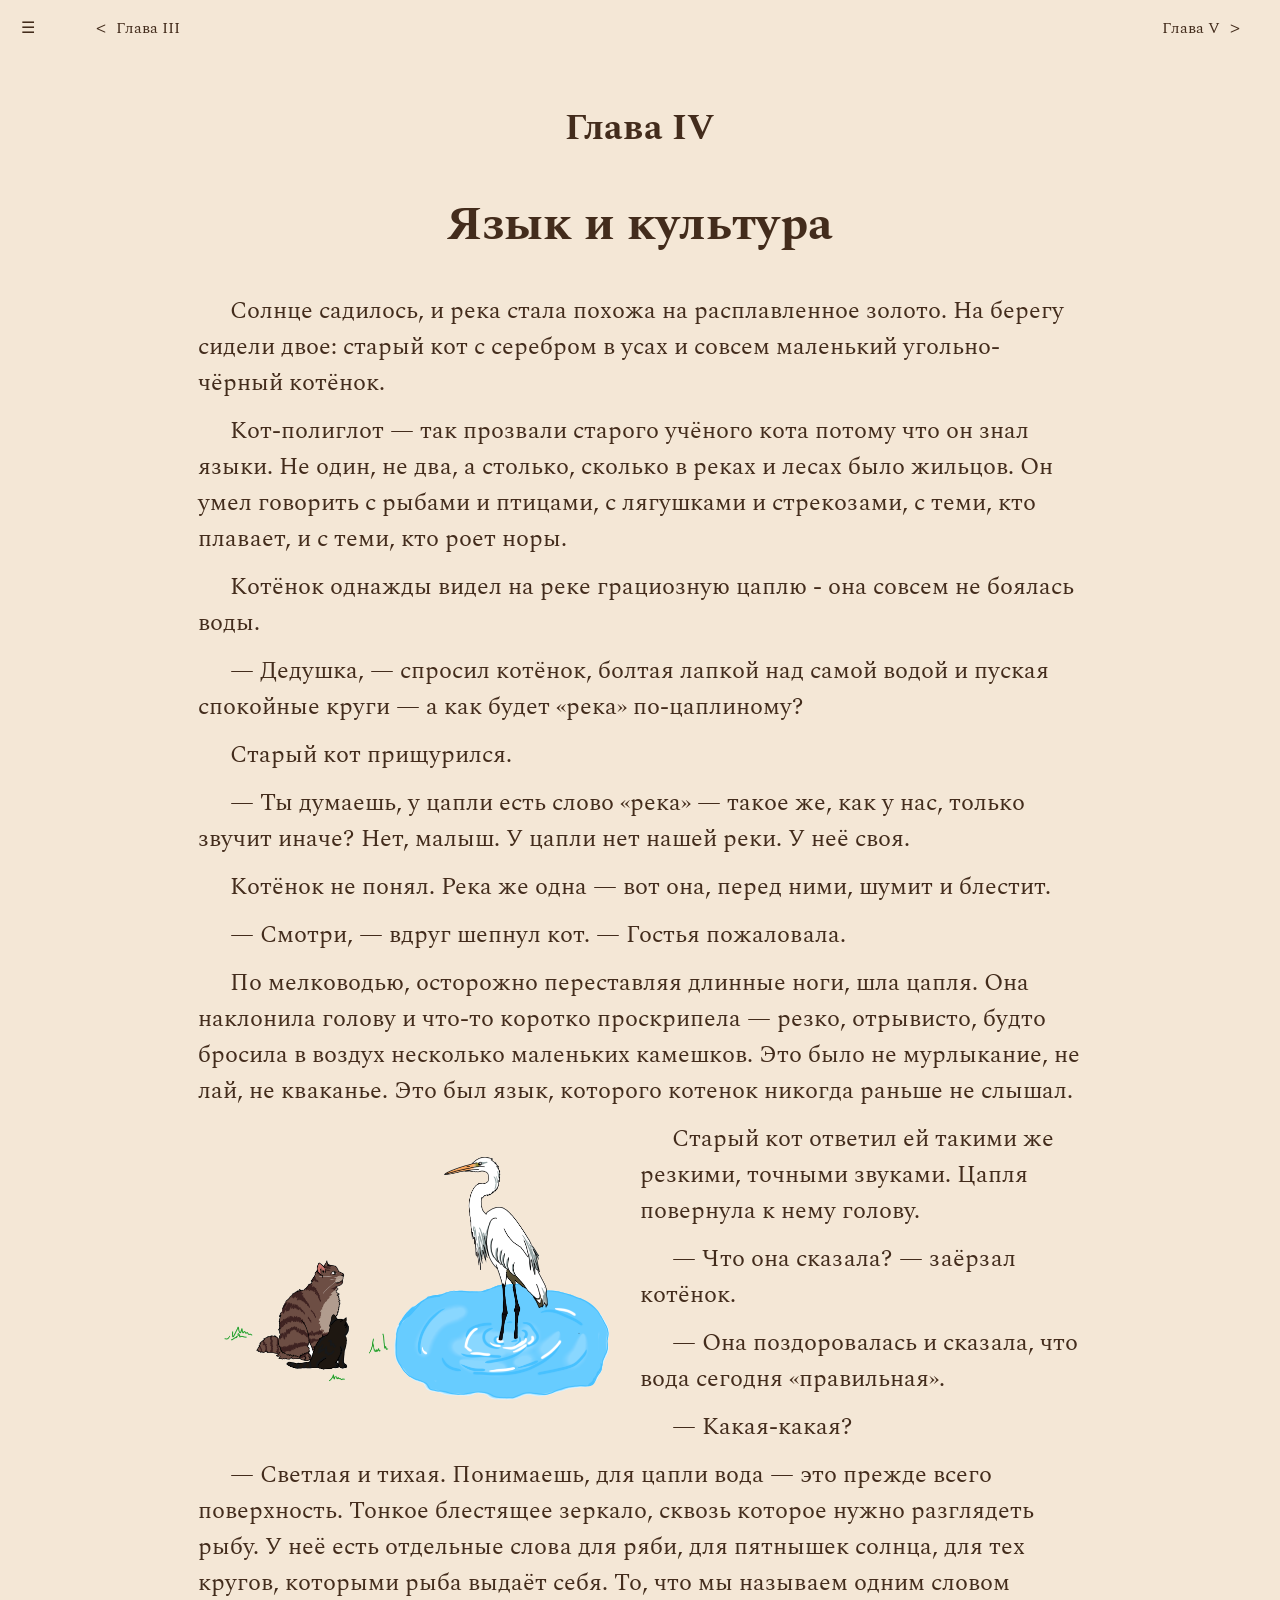
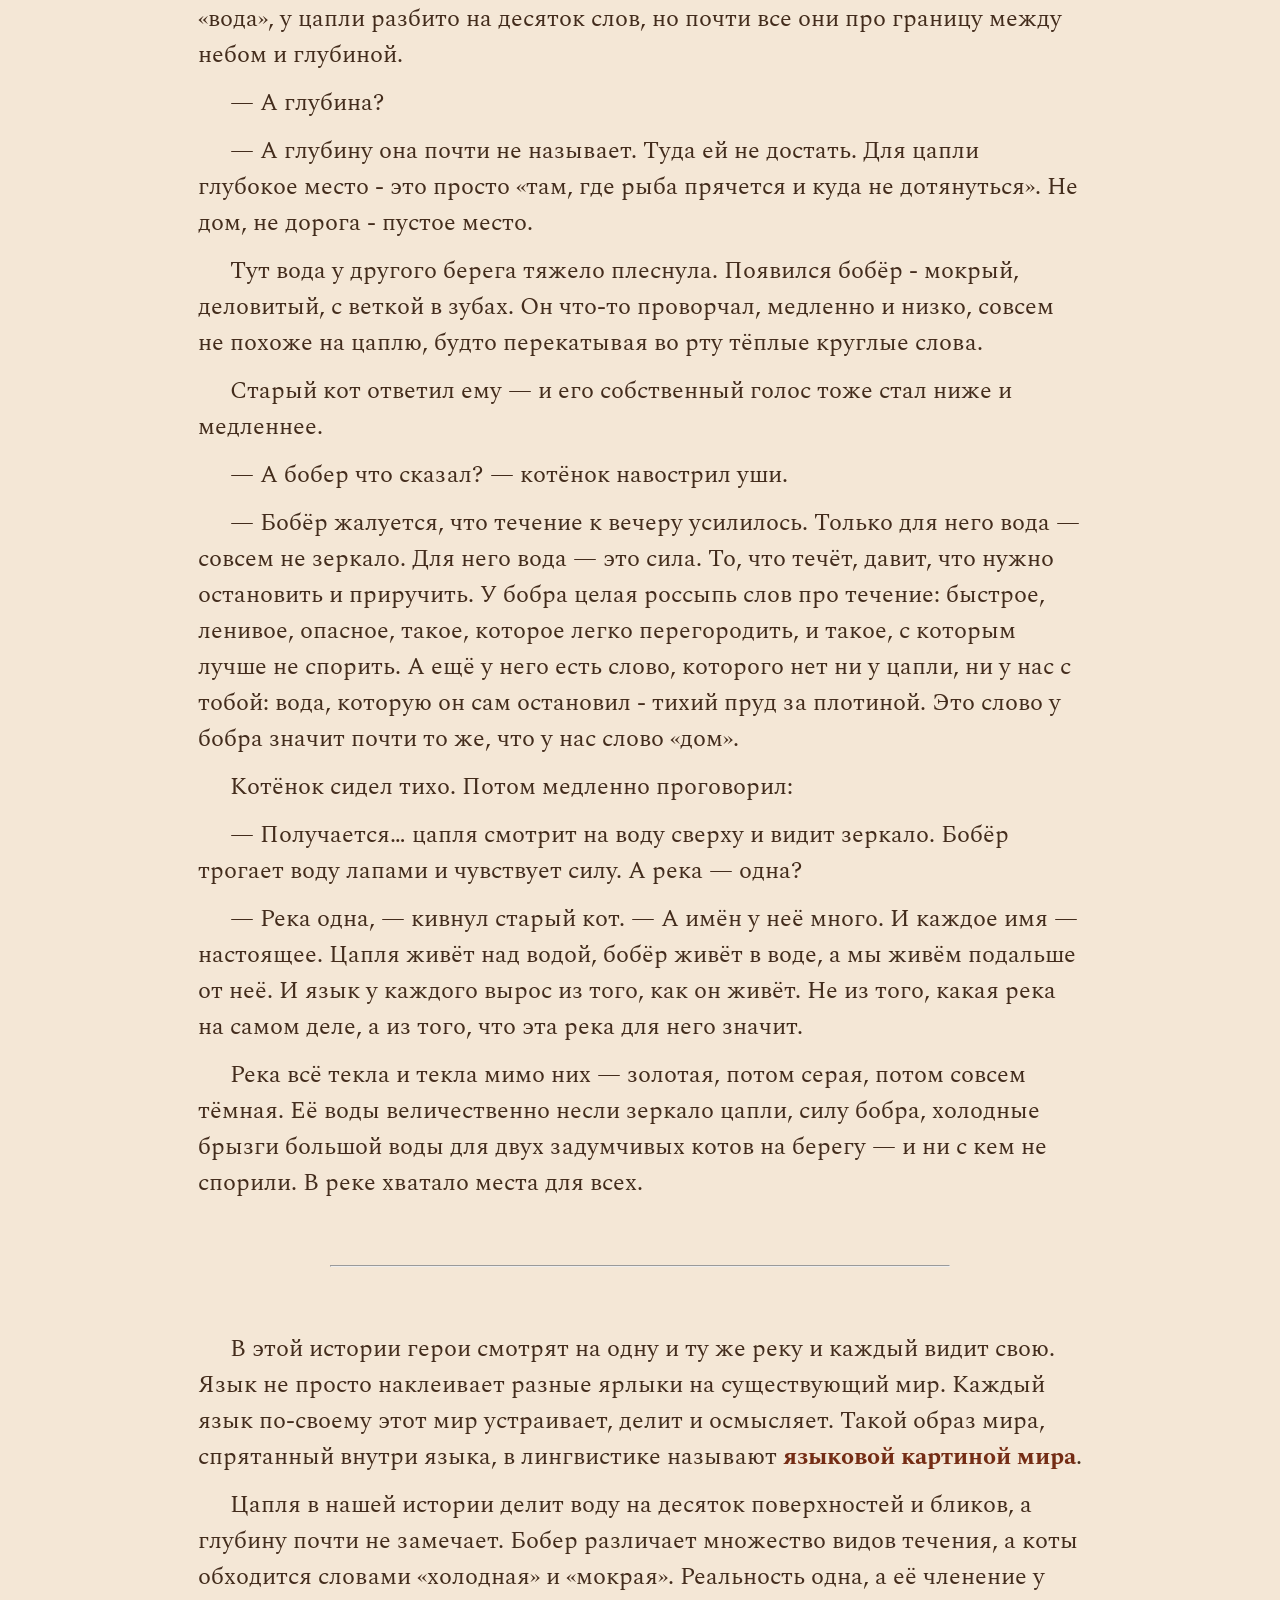
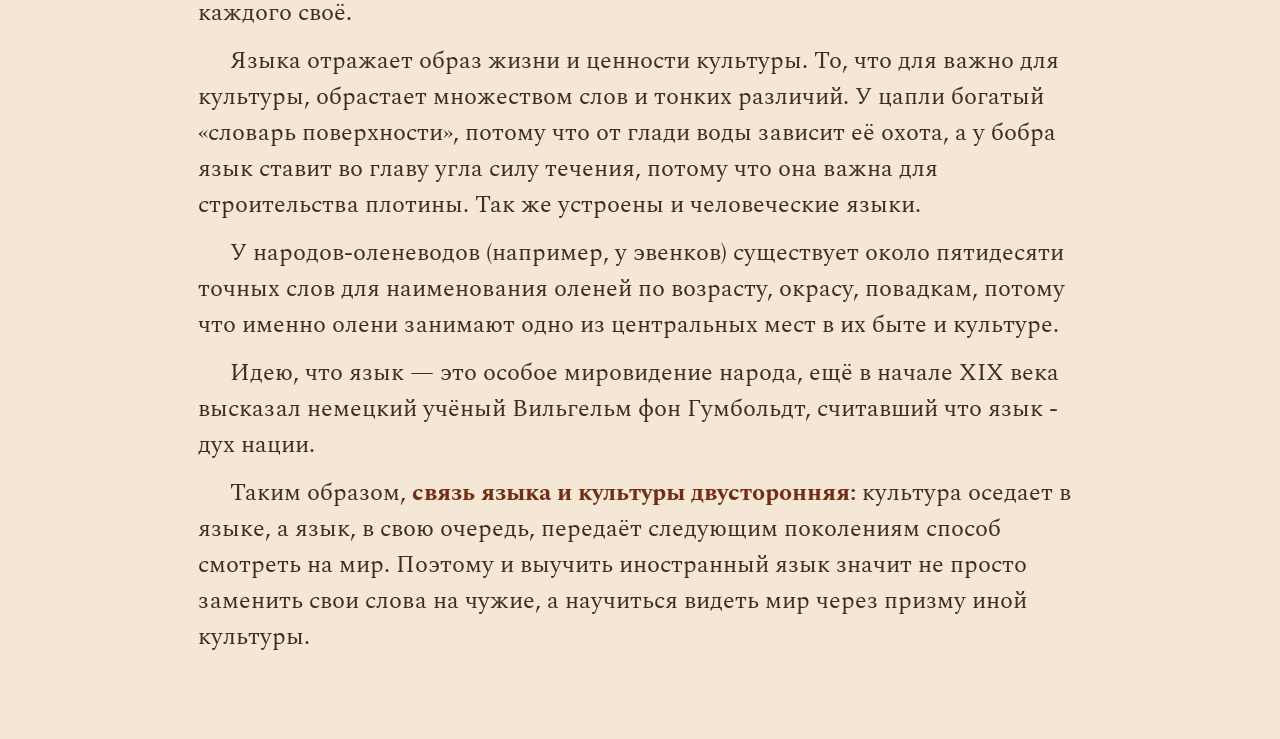
<file: worldview/chapter4.html>
<!DOCTYPE html>
<html>
  <head>
    <meta name="viewport" content="width=device-width, initial-scale=1">
    <meta charset="utf-8" />
    <link rel="icon" href="img/favicon.ico" />
    <meta itemprop="chapter" content="3" />
    <title>Глава IV</title>
    <link href="common.css" rel="stylesheet" />
    <link href="page.css" rel="stylesheet" />
    <script src="script.js" defer></script>

    <link rel="preconnect" href="https://fonts.googleapis.com">
    <link rel="preconnect" href="https://fonts.gstatic.com" crossorigin>
    <link href="https://fonts.googleapis.com/css2?family=Spectral:ital@0;1&display=swap" rel="stylesheet">
  </head>

  <body>
    <nav class="collapsed">
      <div class="title">Содержание</div>
      <a class="chapter_entry" href="header.html">
        <div class="first_name">Заглавная страница</div>
      </a>
    </nav>

    <div class="topnav">
      <div id="menu-button" class="button"> &#9776; </div>

      <a id="back-button" class="button navigation-button hidden">
        <div class="arrow">&lt;</div>
        <div class="content"></div>
      </a>

      <a id="next-button" class="button navigation-button hidden">
        <div class="content"></div>
        <div class="arrow">&gt;</div>
      </a>
    </div>

    <main>
    <h2>Глава IV</h2>
    <h1>Язык и культура</h1>
    <p>Солнце садилось, и река стала похожа на расплавленное золото. На берегу сидели двое: старый кот с серебром в усах и совсем маленький угольно-чёрный котёнок.</p>
    <p>Кот-полиглот — так прозвали старого учёного кота потому что он знал языки. Не один, не два, а столько, сколько в реках и лесах было жильцов. Он умел говорить с рыбами и птицами, с лягушками и стрекозами, с теми, кто плавает, и с теми, кто роет норы.</p>
    <p>Котёнок однажды видел на реке грациозную цаплю - она совсем не боялась воды.</p>
    <p>— Дедушка, — спросил котёнок, болтая лапкой над самой водой и пуская спокойные круги — а как будет «река» по-цаплиному?</p>
    <p>Старый кот прищурился.</p>
    <p>— Ты думаешь, у цапли есть слово «река» — такое же, как у нас, только звучит иначе? Нет, малыш. У цапли нет нашей реки. У неё своя.</p>
    <p>Котёнок не понял. Река же одна — вот она, перед ними, шумит и блестит.</p>
    <p>— Смотри, — вдруг шепнул кот. — Гостья пожаловала.</p>
    <p>По мелководью, осторожно переставляя длинные ноги, шла цапля. Она наклонила голову и что-то коротко проскрипела — резко, отрывисто, будто бросила в воздух несколько маленьких камешков. Это было не мурлыкание, не лай, не кваканье. Это был язык, которого котенок никогда раньше не слышал.</p>
    <img src="img/ch4.png" class="image-left-aligned" />
    <p>Старый кот ответил ей такими же резкими, точными звуками. Цапля повернула к нему голову.</p>
    <p>— Что она сказала? — заёрзал котёнок.</p>
    <p>— Она поздоровалась и сказала, что вода сегодня «правильная».</p>
    <p>— Какая-какая?</p>
    <p>— Светлая и тихая. Понимаешь, для цапли вода — это прежде всего поверхность. Тонкое блестящее зеркало, сквозь которое нужно разглядеть рыбу. У неё есть отдельные слова для ряби, для пятнышек солнца, для тех кругов, которыми рыба выдаёт себя. То, что мы называем одним словом «вода», у цапли разбито на десяток слов, но почти все они про границу между небом и глубиной.</p>
    <p>— А глубина?</p>
    <p>— А глубину она почти не называет. Туда ей не достать. Для цапли глубокое место - это просто «там, где рыба прячется и куда не дотянуться». Не дом, не дорога - пустое место.</p>
    <p>Тут вода у другого берега тяжело плеснула. Появился бобёр - мокрый, деловитый, с веткой в зубах. Он что-то проворчал, медленно и низко, совсем не похоже на цаплю, будто перекатывая во рту тёплые круглые слова.</p>
    <p>Старый кот ответил ему — и его собственный голос тоже стал ниже и медленнее.</p>
    <p>— А бобер что сказал? — котёнок навострил уши.</p>
    <p>— Бобёр жалуется, что течение к вечеру усилилось. Только для него вода — совсем не зеркало. Для него вода — это сила. То, что течёт, давит, что нужно остановить и приручить. У бобра целая россыпь слов про течение: быстрое, ленивое, опасное, такое, которое легко перегородить, и такое, с которым лучше не спорить. А ещё у него есть слово, которого нет ни у цапли, ни у нас с тобой: вода, которую он сам остановил - тихий пруд за плотиной. Это слово у бобра значит почти то же, что у нас слово «дом».</p>
    <p>Котёнок сидел тихо. Потом медленно проговорил:</p>
    <p>— Получается… цапля смотрит на воду сверху и видит зеркало. Бобёр трогает воду лапами и чувствует силу. А река — одна?</p>
    <p>— Река одна, — кивнул старый кот. — А имён у неё много. И каждое имя — настоящее.  Цапля живёт над водой, бобёр живёт в воде, а мы живём подальше от неё. И язык у каждого вырос из того, как он живёт. Не из того, какая река на самом деле, а из того, что эта река для него значит.<p>
    <p></p>
    <p>Река всё текла и текла мимо них — золотая, потом серая, потом совсем тёмная. Её воды величественно несли  зеркало цапли, силу бобра, холодные брызги большой воды для двух задумчивых котов на берегу — и ни с кем не спорили. В реке хватало места для всех.</p>

    <hr />

    <p>В этой истории герои смотрят на одну и ту же реку и каждый видит свою. Язык не просто наклеивает разные ярлыки на существующий мир. Каждый язык по-своему этот мир устраивает, делит и осмысляет. Такой образ мира, спрятанный внутри языка, в лингвистике называют <strong>языковой картиной мира</strong>.</p>
    <p>Цапля в нашей истории делит воду на десяток поверхностей и бликов, а глубину почти не замечает. Бобер  различает множество видов течения, а коты обходится словами «холодная» и «мокрая». Реальность одна, а её членение у каждого своё.</p>
    <p>Языка отражает образ жизни и ценности культуры. То, что для важно для культуры, обрастает множеством слов и тонких различий. У цапли богатый «словарь поверхности», потому что от глади воды зависит её охота, а у бобра язык ставит во главу угла силу течения, потому что она важна для строительства плотины. Так же устроены и человеческие языки.</p>
    <p>У народов-оленеводов (например, у эвенков) существует около пятидесяти точных слов для наименования оленей по возрасту, окрасу, повадкам, потому что именно олени занимают одно из центральных мест в их быте и культуре.</p>
    <p>Идею, что язык — это особое мировидение народа, ещё в начале XIX века высказал немецкий учёный Вильгельм фон Гумбольдт, считавший что язык - дух нации.</p>
    <p>Таким образом, <strong>связь языка и культуры двусторонняя:</strong> культура оседает в языке, а язык, в свою очередь, передаёт следующим поколениям способ смотреть на мир. Поэтому и выучить иностранный язык значит не просто заменить свои слова на чужие, а научиться видеть мир через призму иной культуры.</p>
    </main>
  </body>
</html>
</file>
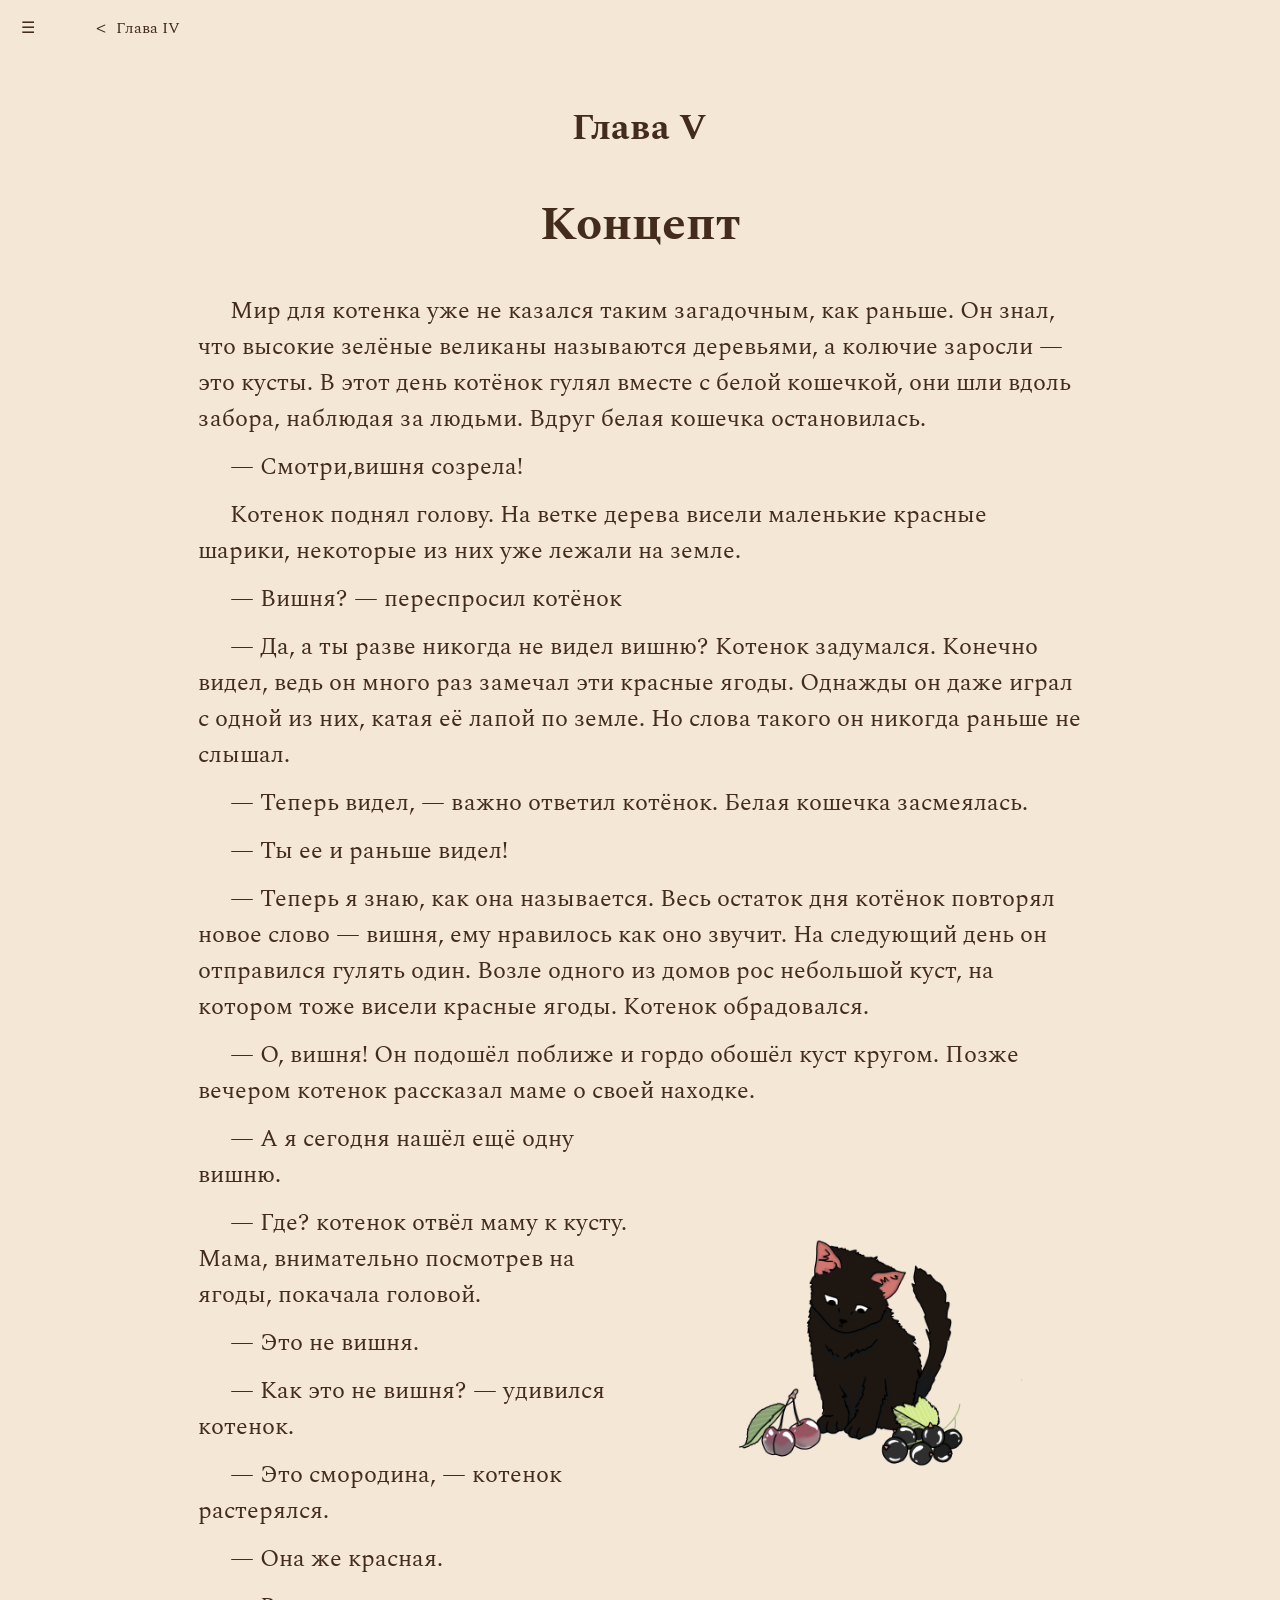
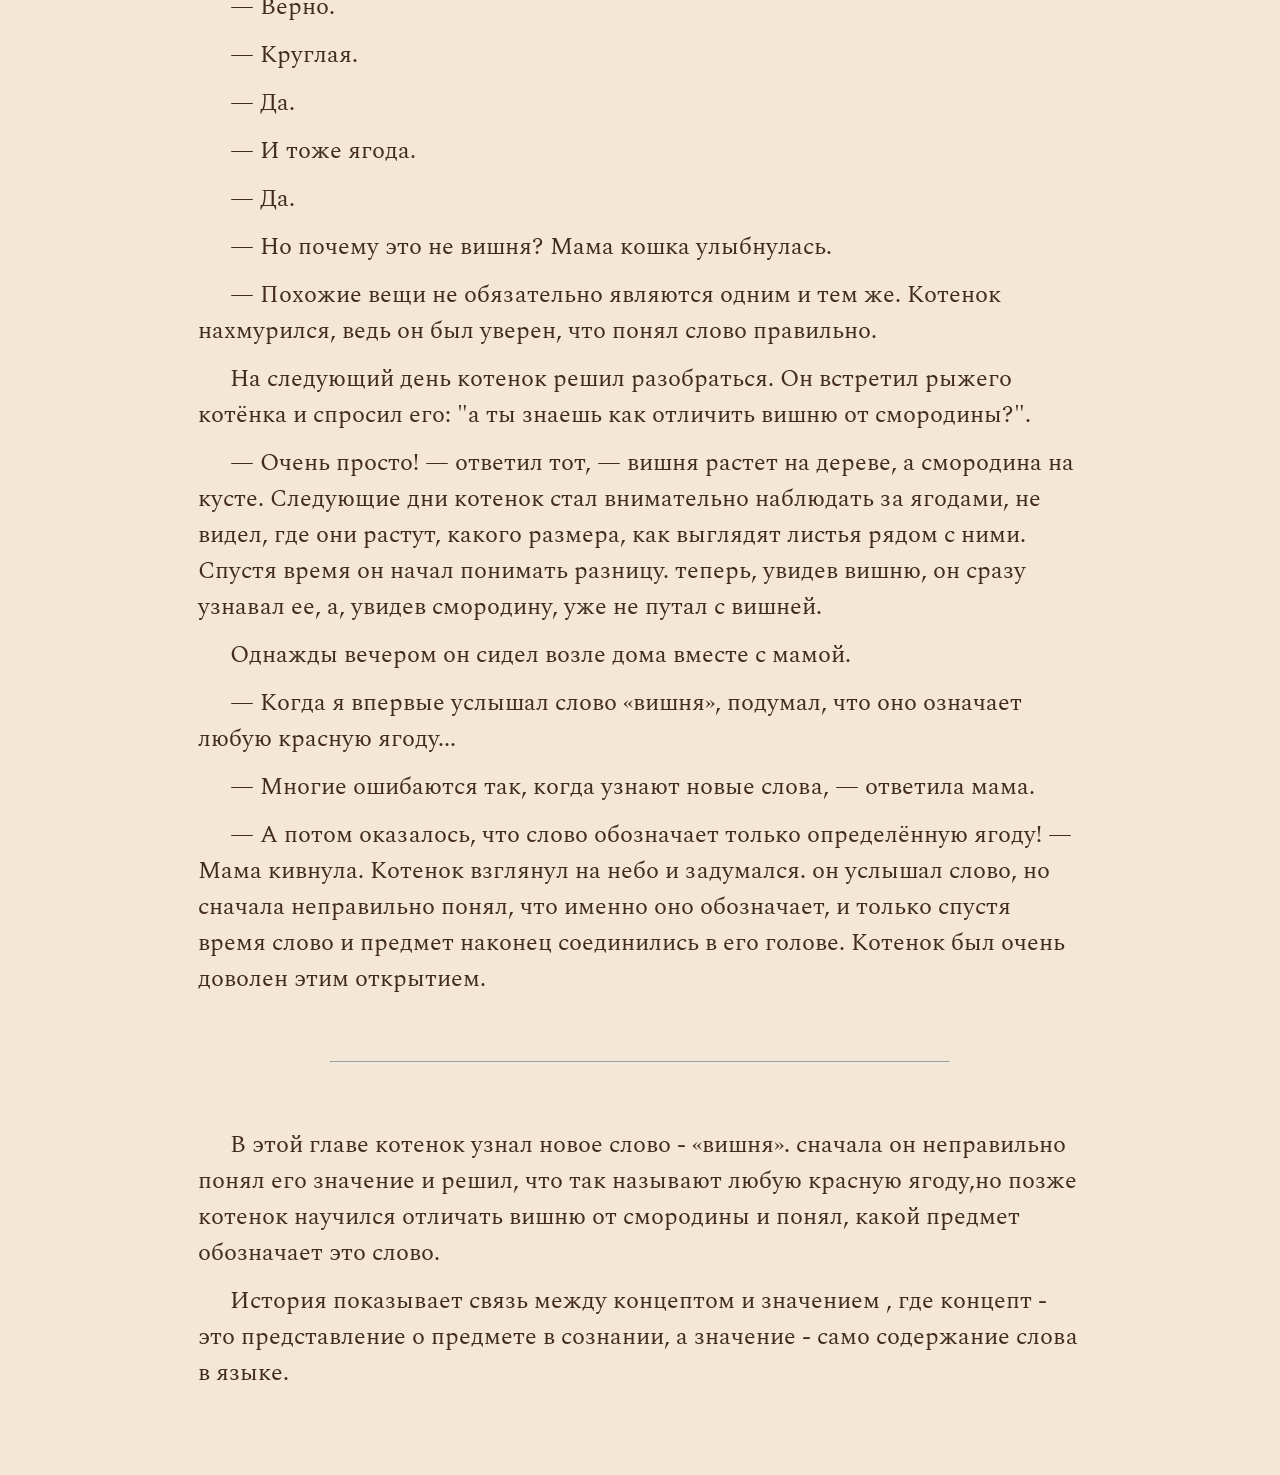
<file: worldview/chapter5.html>
<!DOCTYPE html>
<html>
  <head>
    <meta name="viewport" content="width=device-width, initial-scale=1">
    <meta charset="utf-8" />
    <link rel="icon" href="img/favicon.ico" />
    <meta itemprop="chapter" content="4" />
    <title>Глава V</title>
    <link href="common.css" rel="stylesheet" />
    <link href="page.css" rel="stylesheet" />
    <script src="script.js" defer></script>

    <link rel="preconnect" href="https://fonts.googleapis.com">
    <link rel="preconnect" href="https://fonts.gstatic.com" crossorigin>
    <link href="https://fonts.googleapis.com/css2?family=Spectral:ital@0;1&display=swap" rel="stylesheet">
  </head>

  <body>
    <nav class="collapsed">
      <div class="title">Содержание</div>
      <a class="chapter_entry" href="header.html">
        <div class="first_name">Заглавная страница</div>
      </a>
    </nav>

    <div class="topnav">
      <div id="menu-button" class="button"> &#9776; </div>

      <a id="back-button" class="button navigation-button hidden">
        <div class="arrow">&lt;</div>
        <div class="content"></div>
      </a>

      <a id="next-button" class="button navigation-button hidden">
        <div class="content"></div>
        <div class="arrow">&gt;</div>
      </a>
    </div>

    <main>
    <h2>Глава V</h2>
    <h1>Концепт</h1>
    <p>Мир для котенка уже не казался таким загадочным, как раньше. Он знал, что высокие зелёные великаны называются деревьями, а колючие заросли — это кусты. В этот день котёнок гулял вместе с белой кошечкой, они  шли вдоль забора, наблюдая за людьми. Вдруг белая кошечка остановилась.</p>
    <p>— Смотри,вишня созрела!</p>
    <p>Котенок поднял голову. На ветке дерева висели маленькие красные шарики, некоторые из них уже лежали на земле.</p>
    <p>— Вишня? — переспросил котёнок</p>
    <p>— Да, а ты разве никогда не видел вишню? Котенок задумался. Конечно видел, ведь он много раз замечал эти красные ягоды. Однажды он даже играл с одной из них, катая её лапой по земле. Но слова такого он никогда раньше не слышал.</p>
    <p>— Теперь видел, — важно ответил котёнок. Белая кошечка засмеялась.</p>
    <p>— Ты ее и раньше видел!</p>
    <p>— Теперь я знаю, как она называется. Весь остаток дня котёнок повторял новое слово — вишня, ему нравилось как оно звучит. На следующий день он отправился гулять один. Возле одного из домов рос небольшой куст, на котором тоже висели красные ягоды. Котенок обрадовался.</p>
    <p>— О, вишня! Он подошёл поближе и гордо обошёл куст кругом. Позже вечером котенок рассказал маме о своей находке.</p>
    <img src="img/ch5.png" class="image-right-aligned" />
    <p>— А я сегодня нашёл ещё одну вишню.</p>
    <p>— Где? котенок отвёл маму к кусту. Мама, внимательно посмотрев на ягоды, покачала головой.</p>
    <p>— Это не вишня.</p>
    <p>— Как это не вишня? — удивился котенок.</p>
    <p>— Это смородина, — котенок растерялся.</p>
    <p>— Она же красная.</p>
    <p>— Верно.</p>
    <p>— Круглая.</p>
    <p>— Да.</p>
    <p>— И тоже ягода.</p>
    <p>— Да.</p>
    <p>— Но почему это не вишня? Мама кошка улыбнулась.</p>
    <p>— Похожие вещи не обязательно являются одним и тем же. Котенок нахмурился, ведь он был уверен, что понял слово правильно.</p>
    <p>На следующий день котенок решил разобраться. Он встретил рыжего котёнка и спросил его: "а ты знаешь как отличить вишню от смородины?".</p>
    <p>— Очень просто! — ответил тот, — вишня растет на дереве, а смородина на кусте. Следующие дни котенок стал внимательно наблюдать за ягодами, не видел, где они растут, какого размера, как выглядят листья рядом с ними. Спустя время он начал понимать разницу. теперь, увидев вишню, он сразу узнавал ее, а, увидев смородину, уже не путал с вишней.</p>
    <p>Однажды вечером он сидел возле дома вместе с мамой.</p>
    <p>— Когда я впервые услышал слово «вишня», подумал, что оно означает любую красную ягоду...</p>
    <p>— Многие ошибаются так, когда узнают новые слова, — ответила мама.</p>
    <p>— А потом оказалось, что слово обозначает только определённую ягоду! — Мама кивнула. Котенок взглянул на небо и задумался. он услышал слово, но сначала неправильно понял, что именно оно обозначает, и только спустя время слово и предмет наконец соединились в его голове. Котенок был очень доволен этим открытием.</p>

    <hr />

    <p>В этой главе котенок  узнал новое слово - «вишня». сначала он неправильно понял его значение и решил, что так называют любую красную ягоду,но  позже котенок научился отличать вишню от смородины и понял, какой предмет обозначает это слово.</p>
    <p>История показывает связь между концептом  и значением , где концепт - это представление о предмете в сознании, а значение - само  содержание слова в языке.</p>
    </main>
  </body>
</html>
</file>
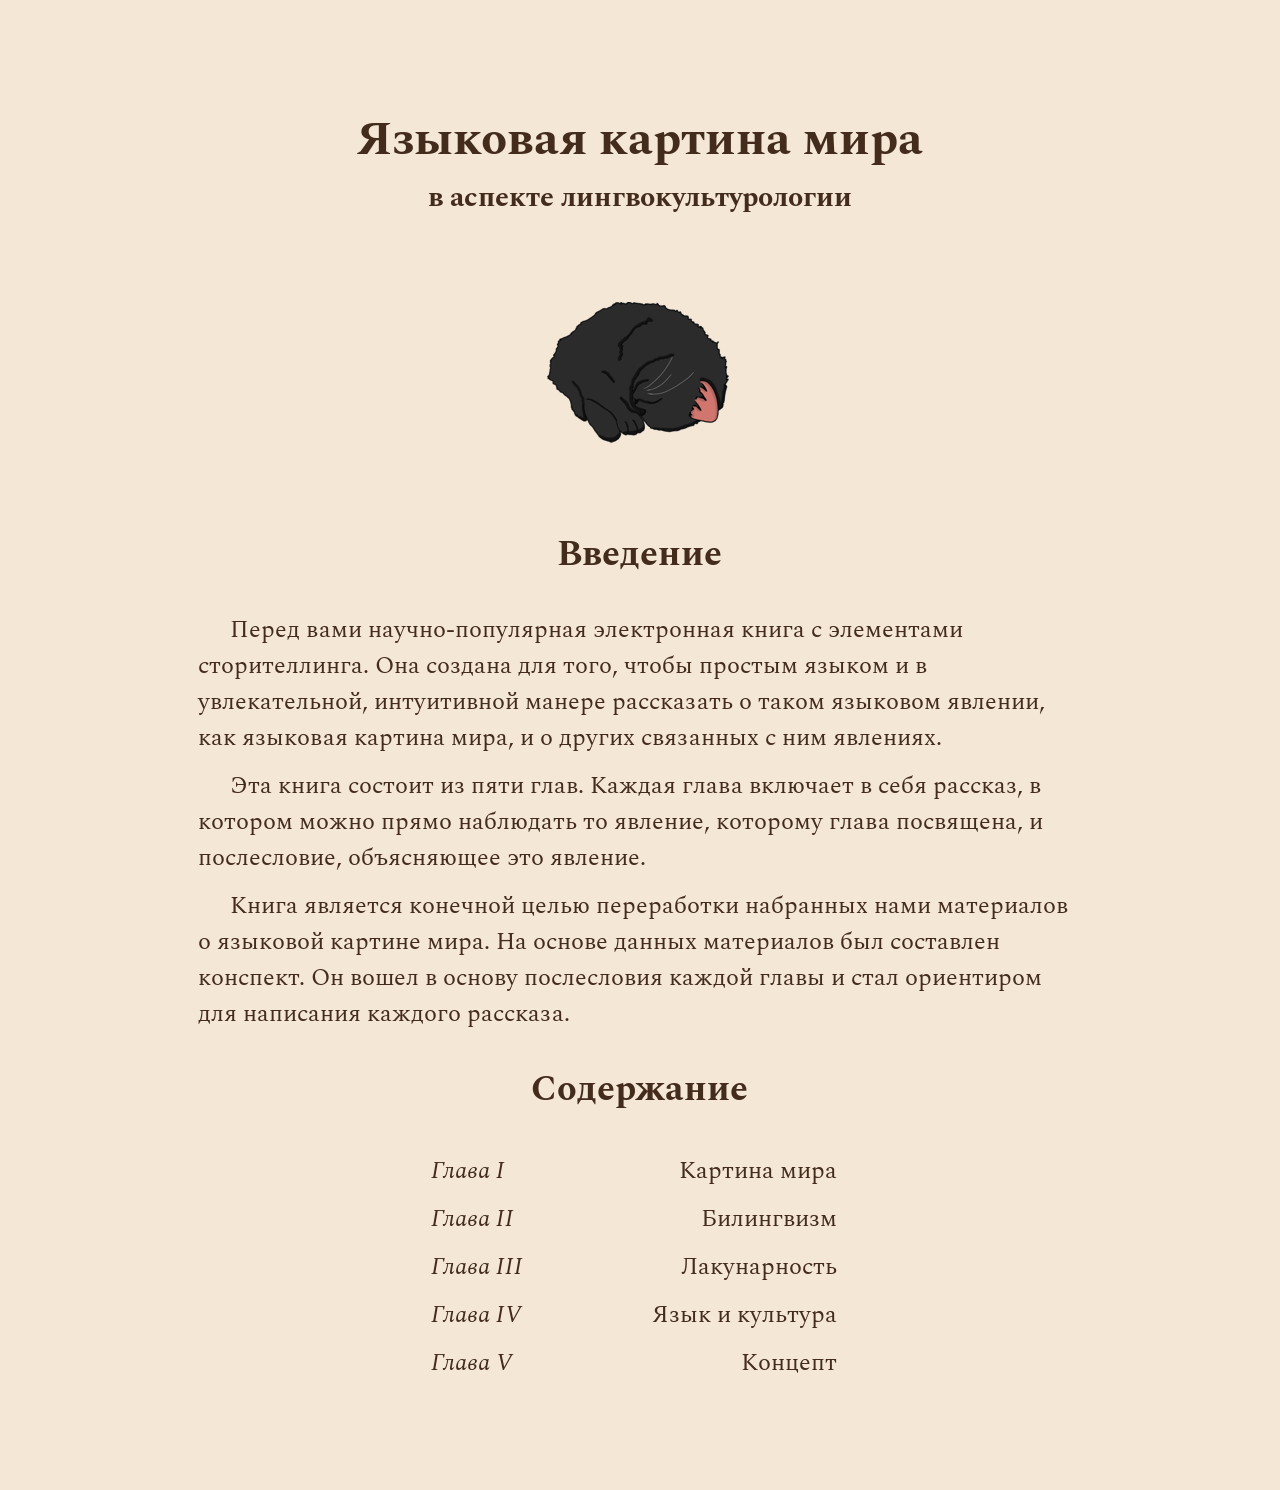
<file: worldview/header.html>
<!DOCTYPE html>
<html>
  <head>
    <meta name="viewport" content="width=device-width, initial-scale=1">
    <meta charset="utf-8" />
    <link rel="icon" href="img/favicon.ico" />
    <title>Языковая картина мира</title>
    <link href="common.css" rel="stylesheet" />
    <link href="header.css" rel="stylesheet" />

    <link rel="preconnect" href="https://fonts.googleapis.com">
    <link rel="preconnect" href="https://fonts.gstatic.com" crossorigin>
    <link href="https://fonts.googleapis.com/css2?family=Spectral:ital@0;1&display=swap" rel="stylesheet">
  </head>

  <body>
    <main>
      <h1 id="project-name">Языковая картина мира</h1>
      <h3 class="subtext">в аспекте лингвокультурологии</h3>
      <div id="image-containter">
        <img src="img/h1.png" id="image-seperator" />
      </div>

      <h2>Введение</h2>
      <p>Перед вами научно-популярная электронная книга с элементами сторителлинга. Она создана для того, чтобы простым языком и в увлекательной, интуитивной манере рассказать о таком языковом явлении, как языковая картина мира, и о других связанных с ним явлениях.</p>
      <p>Эта книга состоит из пяти глав. Каждая глава включает в себя рассказ, в котором можно прямо наблюдать то явление, которому глава посвящена, и послесловие, объясняющее это явление.</p>
      <p>Книга является конечной целью переработки набранных нами материалов о языковой картине мира. На основе данных материалов был составлен конспект. Он вошел в основу послесловия каждой главы и стал ориентиром для написания каждого рассказа.</p>

      <h2>Содержание</h2>
      <div id="tab-of-contents">
        <a class="chapter-entry" href="chapter1.html">
          <div class="first-name">Глава I</div>
          <div class="second-name">Картина мира</div>
        </a>
        <a class="chapter-entry" href="chapter2.html">
          <div class="first-name">Глава II</div>
          <div class="second-name">Билингвизм</div>
        </a>
        <a class="chapter-entry" href="chapter3.html">
          <div class="first-name">Глава III</div>
          <div class="second-name">Лакунарность</div>
        </a>
        <a class="chapter-entry" href="chapter4.html">
          <div class="first-name">Глава IV</div>
          <div class="second-name">Язык и культура</div>
        </a>
        <a class="chapter-entry" href="chapter5.html">
          <div class="first-name">Глава V</div>
          <div class="second-name">Концепт</div>
        </a>
      </div>
    </main>
  </body>
</html>
</file>
<file: worldview/common.css>
:root {
    --nav-width: 17rem;

    --color-background: #f4e7d6;
    --color-foreground: #b08865;
    --color-hovered: #d7bba3;
    --color-text: #432c1c;
    --color-text-highlighted: #742c14
}

body {
    font-family: "Spectral", "Verdana", "Arial", sans-serif;
    font-weight: 400;
    font-style: normal;
    background-color: var(--color-background);
    color: var(--color-text);
}

main {
    position: relative;
    left: 0;

    transition: all .3s;
    width: 70%;
    text-indent: 2rem;
}

main h1,
main h2,
main h3 {
    text-align: center;
    text-align-last: center;
    text-indent: 0;
}

main p {
    margin: 0.5em 0 0.5em 0;
}

main hr {
    margin: 4em 15% 4em 15%;
    font-size: 1rem;
}

main strong {
    text-decoration: none;
    color: var(--color-text-highlighted)
}

/* mobile-specific style */
@media screen and (width < 40em) {
    main {
        padding: 4rem 15% 0% 15%;
        font-size: 1rem;
    }

    main img {
        max-height: 50%;
        max-width: 90%;
        margin-left: auto;
        margin-right: auto;
    }
}

/* desktop-specific style */
@media screen and (width > 40em) {
    main {
        padding: 5% 15% 5% 15%;
        font-size: 1.5rem;
    }

    main img {
        max-height: 50%;
        max-width: 50%;
    }

    .image-left-aligned {
        float: left;
    }

    .image-right-aligned {
        float: right;
    }
}
</file>
<file: worldview/page.css>
.topnav {
    position: fixed;
    z-index: 1;

    top: 0;
    left: 0;
    width: 100%;

    display: flex;
    flex-flow: row nowrap;
    align-items: center;
    justify-content: start;

    background: var(--color-background);
    transition: .3s;
}

.topnav .button {
    padding: 0.5em 0.5em 0.5em 0.5em;
    background: transparent;
    cursor: pointer;

    text-align: center;
    text-decoration: none;
    font-size: 1rem;

    transition: background .3s;
}

.topnav .button:hover {
    background: var(--color-hovered);
}

.topnav .button.active {
    background: var(--color-hovered)
}

.navigation-button {
    padding: 0.25em 0.5em 0.25em 0.5em;
    border-radius: 9000px;
    color: var(--color-text);
    flex-shrink: 1;

    display: flex;
    flex-flow: row nowrap;
    align-items: center;
}

.navigation-button.hidden {
    display: none;
}

.navigation-button .arrow {
    display: inline;
    font-size: 1.25em;
}

.navigation-button .content {
    transition-delay: .3s;
}

#back-button {
}

#next-button {
    margin-left: auto;
}

#back-button .arrow {
    margin-right: 0.5em;
}

#next-button .arrow {
    margin-left: 0.5em;
}

#menu-button {
    margin: 0.5em;
    width: 1.5em;
    height: 1.5em;
    border-radius: 50%
}

#menu-button img {
    width: 1.5em;
    height: 1.5em;
}

nav {
    position: fixed;
    z-index: 2;

    height: 100%;
    width: var(--nav-width);
    top: 0;
    background-color: var(--color-foreground);
    box-shadow: black 1px 0px 6px;

    display: flex;
    flex-flow: column nowrap;
    align-items: start;

    transition-property: left, opacity;
    transition-duration: .3s;
}

nav.collapsed {
    transition-timing-function: ease, steps(1, end);
    left: calc(0px - (var(--nav-width)));
    opacity: 0;
}

nav.extended {
    transition-timing-function: ease, steps(1, start);
    left: 0px;
    opacity: 1;
}

nav * {
    display: block;
}

nav .chapter_entry {
    width: 100%;
    padding: 0.25em 0em 0.25em 0em;
    font-size: 1.25rem;
    text-decoration: none;
    color: var(--color-text);

    display: flex;
    flex-flow: row nowrap;
    align-items: start;
}

nav .chapter_entry:hover {
    color: var(--color-text-highlighted);
}

nav .chapter_entry * {
    margin: 0em 1em 0em 0.5em;
    flex: 0 0 auto;
}

nav .chapter_entry .first_name {
    order: 1;
    margin-right: auto;
    font-style: italic;
}

nav .chapter_entry .second_name {
    order: 2;
    margin-left: auto;
    text-align: end;
}

nav .title {
    width: 100%;
    padding: 1em 0 1em 0;
    font-size: 1.75rem;
    text-align: center;
    color: var(--color-text);
}

/* mobile-specific style */
@media screen and (width < 40em) {
    main.nav-extended {
        /* doesn't work */
        filter: brightness(50%);
    }

    nav {
        font-size: 1.25rem;
    }

    nav .title {
        font-size: 1.5rem;
    }

    .navigation-button {
        margin: 0.25em 0.25em 0.25em 0.25em;
    }
}

/* desktop-specific style */
@media screen and (width > 40em) {
    main.nav-extended {
        padding-left: calc(15% - (var(--nav-width) / 2));
        padding-right: calc(15% - (var(--nav-width) / 2));
        left: calc(var(--nav-width))
    }

    .navigation-button {
        margin: 0.25em 2em 0.25em 2em;
    }

    .topnav.nav-extended {
        width: calc(100% - var(--nav-width));
        left: calc(var(--nav-width));
    }
}
</file>
<file: worldview/header.css>
#project-name {
    margin-bottom: 0;
}

.subtext {
    margin-top: 0;
}

#image-containter {
    display: flex;
    width: 100%;
    justify-content: center;
}

.chapter-entry {
    width: 100%;
    padding: 0.25em 0em 0.25em 0em;
    text-decoration: none;
    color: var(--color-text);

    display: flex;
    flex-flow: row nowrap;
    align-items: start;
}

.chapter-entry:hover {
    color: var(--color-text-highlighted);
}

.chapter-entry .first-name {
    order: 1;
    font-style: italic;
    text-indent: 0;
}

.chapter-entry .second-name {
    order: 2;
    margin-left: auto;
    text-align: end;
}

#tab-of-contents {
    margin-bottom: 2rem;
}

/* mobile-specific style */
@media screen and (width < 40em) {
    .chapter-entry * {
        flex: 0 0 auto;
    }
}

/* desktop-specific style */
@media screen and (width > 40em) {
    #tab-of-contents {
        margin-left: 25%;
        margin-right: 25%;
    }

    .chapter-entry * {
        margin: 0em 1em 0em 0.5em;
        flex: 0 0 auto;
    }
}
</file>
